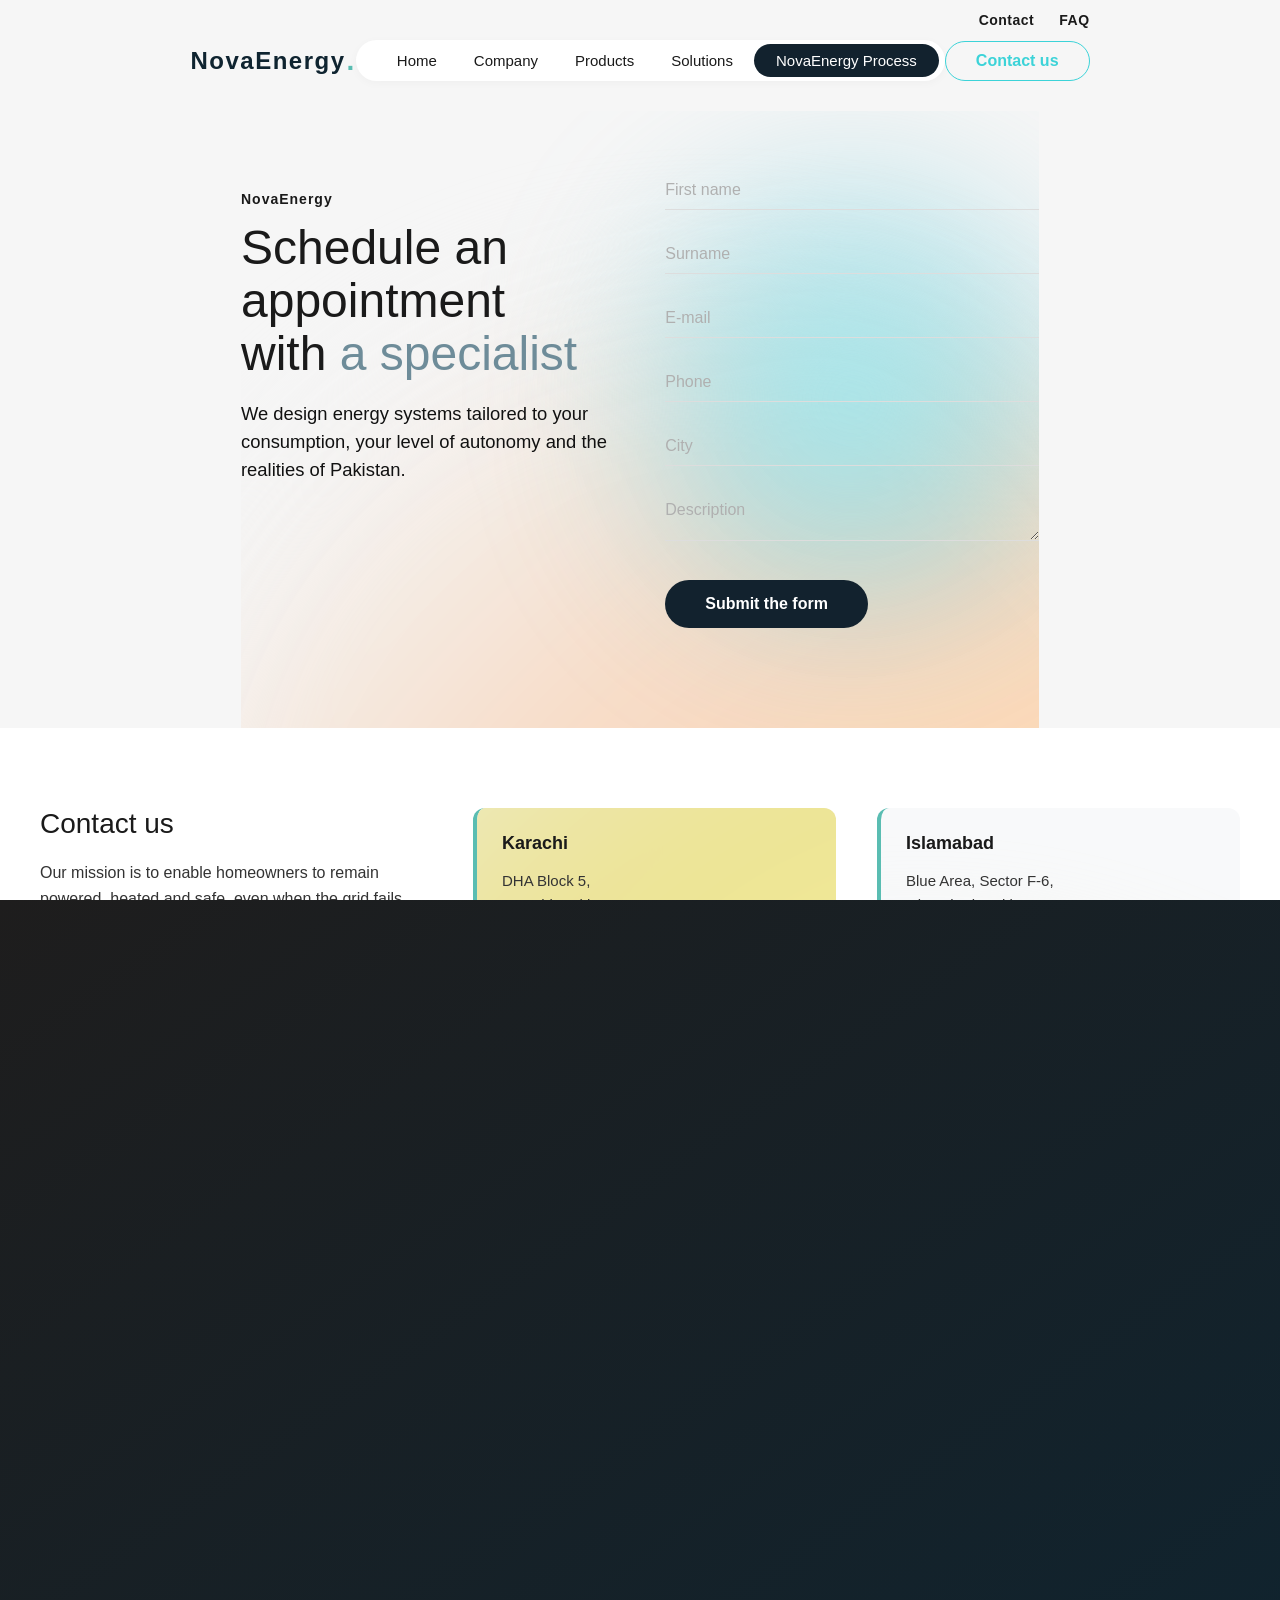
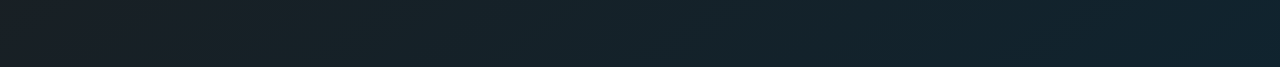
<file: contact.html>
<!DOCTYPE html>
<html lang="en">
<head>
    <meta charset="UTF-8">
    <meta name="viewport" content="width=device-width, initial-scale=1.0">
    <title>NovaEnergy | Contact</title>

    <style>
        /* =========================================================
           HOME PAGE EXACT LAYOUT — APPLIED TO CONTACT PAGE
           ========================================================= */

        * {
            margin: 0;
            padding: 0;
            box-sizing: border-box;
            font-family: -apple-system, BlinkMacSystemFont, "Segoe UI", Roboto, Helvetica, Arial, sans-serif;
        }

        body {
            background-color: #f6f6f6;
            color: #1a1a1a;
            display: flex;
            flex-direction: column;
            min-height: 100vh;
            opacity: 1;
            transition: opacity 0.3s ease;
        }

        a {
            text-decoration: none;
            color: inherit;
        }

        .container {
            max-width: 1300px;
            margin: 0 auto;
            padding: 0 40px;
        }

        /* ===== TOP UTILITY BAR (Right aligned) ===== */
        .top-util-bar {
            display: flex;
            justify-content: flex-end;
            align-items: center;
            gap: 25px;
            padding: 12px 0 0 0;
            font-weight: 600;
            font-size: 14px;
            color: #1a1a1a;
            letter-spacing: 0.5px;
        }

        .top-util-bar a:hover {
            color: #5ABDB2;
        }

        /* ===== NAVBAR ===== */
        nav {
            display: flex;
            justify-content: space-between;
            align-items: center;
            padding: 12px 0 30px 0;
        }

        /* ===== LOGO ===== */
        .brand-logo-text {
            font-size: 24px;
            font-weight: 700;
            color: #0f2430;
            letter-spacing: 1.5px;
            text-decoration: none;
            font-family: Arial, Helvetica, sans-serif;
            display: flex;
            align-items: center;
            transition: color 0.3s ease;
        }

        .brand-logo-text:hover {
            color: #1a3a4a;
        }

        .brand-logo-text .logo-dot {
            color: #5ABDB2;
            font-size: 28px;
            margin-left: 1px;
        }

        @media (max-width: 479px) {
            .brand-logo-text {
                font-size: 18px;
                letter-spacing: 1px;
            }
            .brand-logo-text .logo-dot {
                font-size: 20px;
            }
        }

        /* ===== NAVIGATION PILL (White rounded container) ===== */
        .nav-pill {
            display: flex;
            align-items: center;
            gap: 5px;
            background-color: #ffffff;
            padding: 4px 6px 4px 25px;
            border-radius: 50px;
            box-shadow: 0 2px 10px rgba(0,0,0,0.03);
        }

        .nav-pill a {
            font-weight: 500;
            color: #1a1a1a;
            font-size: 15px;
            padding: 8px 16px;
            border-radius: 30px;
            transition: color 0.2s;
        }

        .nav-pill a:hover {
            color: #5ABDB2;
        }

        .nav-pill a.active {
            color: #5ABDB2;
            font-weight: 600;
        }

        /* Dark button inside pill */
        .btn-dark-pill {
            background-color: #12222e;
            color: #ffffff !important;
            padding: 8px 22px !important;
            border-radius: 30px;
            font-weight: 600;
            transition: 0.2s;
        }

        .btn-dark-pill:hover {
            background-color: #1c3546;
            color: #ffffff !important;
        }

        /* ===== RIGHT ACTION BUTTON (Cyan outlined) ===== */
        .btn-outline-pill {
            background-color: transparent;
            color: #3cd3d8;
            border: 1.5px solid #3cd3d8;
            padding: 10px 30px;
            border-radius: 30px;
            font-weight: 700;
            transition: 0.2s;
        }

        .btn-outline-pill:hover {
            background-color: #3cd3d8;
            color: #ffffff;
        }

        /* ===== PAGE TRANSITION OVERLAY ===== */
        .page-transition {
            position: fixed;
            top: 0;
            left: 0;
            width: 100%;
            height: 100%;
            background: linear-gradient(145deg, #1E1D1D, #0F2430);
            transform: translateY(100%);
            z-index: 9999;
            pointer-events: none;
            transition: transform 0.6s ease;
        }

        /* ===== SCROLL SECTION & FADE-UP ===== */
        .scroll-section {
            transform: translate3d(0,0,0);
            backface-visibility: hidden;
            will-change: transform;
        }
        .fade-up {
            opacity: 0;
            transform: translateY(60px);
        }

        /* ===== HOVER EXPAND CARD ===== */
        .div-block-58-2 {
            overflow: hidden;
            transform-origin: top center;
        }
        .div-block-58-2 .heading-11 {
            margin: 0;
        }
        .div-block-58-2 .text-block-19 {
            max-height: 0;
            opacity: 0;
            overflow: hidden;
            transition: max-height 0.5s ease, opacity 0.35s ease;
            margin-top: 0;
        }
        .div-block-58-2:hover .text-block-19 {
            max-height: 300px;
            opacity: 1;
        }

        /* ===== GRADIENT ANIMATIONS ===== */
        .gradient-bg-yellow {
            position: absolute;
            z-index: -1;
            right: -20vw;
            bottom: -30vw;
            width: 90vw;
            height: 90vw;
            border-radius: 50%;
            background: radial-gradient(circle at bottom right, rgba(255, 245, 170, 1) 0%, rgba(246, 236, 140, 0.95) 25%, rgba(232, 220, 111, 0.75) 45%, rgba(255, 255, 255, 0) 75%), #f3f3f3;
            filter: blur(70px);
            opacity: 0.95;
            pointer-events: none;
            animation: floatGlow 3s ease-in-out infinite;
        }
        @keyframes floatGlow {
            0% { transform: translate(0%, 0%) scale(1); }
            25% { transform: translate(6%, -4%) scale(1.25); }
            50% { transform: translate(10%, -8%) scale(1.5); }
            75% { transform: translate(4%, -3%) scale(1.26); }
            100% { transform: translate(0%, 0%) scale(1); }
        }

        .center-gradient {
            position: absolute;
            top: 50%;
            left: 50%;
            z-index: -1;
            transform: translate(-50%, -50%);
            width: 40vw;
            height: 40vw;
            border-radius: 50%;
            background: radial-gradient(circle at center, rgba(155, 240, 248, 0.9) 0%, rgba(140, 228, 238, 0.75) 18%, rgba(120, 214, 228, 0.5) 38%, rgba(90, 190, 210, 0.22) 58%, rgba(255,255,255,0) 78%);
            filter: blur(70px);
            opacity: 1;
            pointer-events: none;
            animation: ambientMove 2s ease-in-out infinite;
        }
        @keyframes ambientMove {
            0% { transform: translate(-50%, -50%) scale(1); }
            50% { transform: translate(-48%, -52%) scale(1.5); }
            100% { transform: translate(-50%, -50%) scale(1); }
        }

        .chain-gradient {
            position: absolute;
            z-index: -1;
            right: -20vw;
            top: 20vh;
            width: 90vw;
            height: 90vw;
            border-radius: 50%;
            background: radial-gradient(circle at bottom right, rgba(255, 252, 190, 1) 0%, rgba(255, 244, 145, 0.98) 22%, rgba(255, 232, 95, 0.82) 45%, rgba(255, 215, 60, 0.45) 62%, rgba(255, 255, 255, 0) 80%), #f3f3f3;
            filter: blur(70px);
            opacity: 0.95;
            pointer-events: none;
            animation: chainFloatGlow 3s ease-in-out infinite;
            transition: background 1.2s ease;
        }
        .chain-gradient.noon {
            background: radial-gradient(circle at bottom right, rgba(255, 238, 214, 1) 0%, rgba(255, 222, 186, 0.92) 24%, rgba(255, 204, 156, 0.74) 44%, rgba(255, 182, 126, 0.4) 62%, rgba(255, 255, 255, 0) 84%), #f3f3f3;
        }
        @keyframes chainFloatGlow {
            0% { transform: translate(0%, 0%) scale(1); }
            25% { transform: translate(6%, -4%) scale(1.25); }
            50% { transform: translate(10%, -8%) scale(1.5); }
            75% { transform: translate(4%, -3%) scale(1.26); }
            100% { transform: translate(0%, 0%) scale(1); }
        }

        /* =========================================================
           CONTACT PAGE CONTENT STYLES
           ========================================================= */

        .hero {
            display: flex;
            justify-content: space-between;
            align-items: flex-start;
            padding: 60px 0 100px 0;
            gap: 50px;
            position: relative;
            overflow: hidden;
        }

        .hero-text {
            flex: 1;
            max-width: 550px;
            padding-top: 20px;
        }

        .hero-text .sub-logo {
            font-weight: 700;
            font-size: 14px;
            letter-spacing: 1px;
            margin-bottom: 15px;
            display: block;
        }

        .hero-text h1 {
            font-size: 3rem;
            line-height: 1.1;
            font-weight: 400;
            margin-bottom: 20px;
        }
        .hero-text h1 span {
            color: #6e8c99;
        }

        .hero-text p {
            font-size: 1.15rem;
            line-height: 1.5;
            color: #111;
            margin-bottom: 30px;
            max-width: 450px;
        }

        /* Form Styles */
        .hero-form {
            flex: 1;
            max-width: 450px;
            position: relative;
        }

        .form-group {
            margin-bottom: 25px;
        }

        .form-group input,
        .form-group textarea {
            width: 100%;
            padding: 10px 0;
            border: none;
            border-bottom: 1px solid #ddd;
            background: transparent;
            font-size: 16px;
            color: #555;
            outline: none;
            transition: border-color 0.3s;
        }

        .form-group input::placeholder,
        .form-group textarea::placeholder {
            color: #b0b0b0;
        }

        .form-group input:focus,
        .form-group textarea:focus {
            border-bottom-color: #3cd3d8;
        }

        .form-group textarea {
            resize: vertical;
            min-height: 50px;
        }

        .submit-btn {
            background-color: #12222e;
            color: #fff;
            border: none;
            padding: 15px 40px;
            border-radius: 30px;
            font-size: 16px;
            font-weight: 600;
            cursor: pointer;
            margin-top: 10px;
            transition: background 0.3s;
            position: relative;
        }

        .submit-btn:hover {
            opacity: 0.9;
        }

        /* Contact Info Section */
        .contact-info-section {
            background-color: #fff;
            padding: 80px 0;
        }

        .info-grid {
            display: flex;
            flex-wrap: wrap;
            gap: 50px;
            align-items: flex-start;
        }

        .info-col-left {
            flex: 1;
            min-width: 300px;
        }
        
        .info-col-left h2 {
            font-size: 28px;
            margin-bottom: 20px;
            font-weight: 500;
        }

        .info-col-left p {
            font-size: 16px;
            line-height: 1.6;
            color: #333;
        }

        .info-col-right {
            flex: 2;
            display: flex;
            flex-wrap: wrap;
            gap: 40px;
        }

        .info-card {
            flex: 1;
            min-width: 250px;
            position: relative;
            overflow: hidden;
            padding: 25px;
            background: #f8f9fa;
            border-radius: 12px;
            border-left: 4px solid #5ABDB2;
            transition: transform 0.3s ease, box-shadow 0.3s ease;
        }
        .info-card:hover {
            transform: translateY(-4px);
            box-shadow: 0 8px 25px rgba(0,0,0,0.06);
        }

        .info-card h3 {
            font-size: 18px;
            margin-bottom: 15px;
            font-weight: 600;
        }

        .info-card p {
            font-size: 15px;
            color: #333;
            line-height: 1.6;
            margin-bottom: 5px;
        }

        .info-card a {
            color: #12222e;
            font-weight: 500;
        }

        .info-card .btn-dark-pill {
            display: inline-block;
            margin-top: 15px;
            font-size: 14px;
            padding: 10px 25px;
        }

        /* Footer */
        footer {
            background-color: #f6f6f6;
            padding: 70px 0 40px 0;
            border-top: 1px solid #eaeaea;
            margin-top: auto;
        }

        .footer-grid {
            display: grid;
            grid-template-columns: 2fr 1fr 1fr 1fr 1fr;
            gap: 40px;
            margin-bottom: 60px;
        }

        .footer-col h4 {
            font-size: 14px;
            font-weight: 700;
            margin-bottom: 20px;
            color: #111;
        }

        .footer-col ul {
            list-style: none;
        }

        .footer-col ul li {
            margin-bottom: 12px;
        }

        .footer-col ul li a {
            font-size: 14px;
            color: #333;
            transition: color 0.2s;
        }

        .footer-col ul li a:hover {
            color: #000;
        }

        .footer-col h3 {
            font-size: 22px;
            font-weight: 400;
            margin-bottom: 20px;
            line-height: 1.3;
        }

        .footer-col .btn-dark-pill {
            display: inline-block;
            margin-top: 10px;
        }

        .footer-bottom {
            display: flex;
            justify-content: space-between;
            align-items: center;
            border-top: 1px solid #ddd;
            padding-top: 30px;
            font-size: 13px;
            color: #444;
            flex-wrap: wrap;
            gap: 20px;
        }

        .footer-bottom-links {
            display: flex;
            gap: 20px;
        }

        /* Responsive */
        @media (max-width: 1024px) {
            .hero {
                flex-direction: column;
                align-items: center;
            }
            .hero-text {
                text-align: left;
                max-width: 100%;
                padding: 0;
            }
            .hero-text h1 {
                font-size: 2.5rem;
            }
            .hero-form {
                max-width: 100%;
                width: 100%;
                padding-top: 20px;
                border-top: 1px solid #ddd;
            }
            .nav-pill { flex-wrap: wrap; justify-content: center; padding: 15px; }
            .top-util-bar { display: none; }
        }

        @media (max-width: 768px) {
            .footer-grid {
                grid-template-columns: 1fr 1fr;
            }
            .info-grid {
                flex-direction: column;
            }
            .container {
                padding: 0 20px;
            }
            .hero-text h1 {
                font-size: 2rem;
            }
            nav { flex-direction: column; gap: 20px; }
            .nav-pill { width: 100%; }
        }
    </style>
</head>
<body>

    <!-- Page Transition Overlay -->
    <div class="page-transition"></div>

    <!-- ===== TOP UTILITY BAR (Right aligned) ===== -->
    <div class="container">
        <div class="top-util-bar">
            <a href="contact.html">Contact</a>
            <a href="faq.html">FAQ</a>
        </div>

        <!-- ===== NAVBAR ===== -->
        <nav>
            <!-- LOGO -->
            <a href="index.html" class="brand-logo-text">
                NovaEnergy<span class="logo-dot">.</span>
            </a>

            <!-- NAVIGATION PILL -->
            <div class="nav-pill">
                <a href="index.html">Home</a>
                <a href="entreprise.html">Company</a>
                <a href="produitsclimanova.html">Products</a>
                <a href="services.html">Solutions</a>
                <a href="processus.html" class="btn-dark-pill">NovaEnergy Process</a>
            </div>

            <!-- RIGHT BUTTON -->
            <a href="contact.html" class="btn-outline-pill">Contact us</a>
        </nav>
    </div>

    <!-- Hero / Form Section -->
    <div class="container hero scroll-section fade-up">
        <div class="chain-gradient noon"></div>
        <div class="hero-text">
            <span class="sub-logo">NovaEnergy</span>
            <h1>Schedule an appointment<br>with <span>a specialist</span></h1>
            <p>We design energy systems tailored to your consumption, your level of autonomy and the realities of Pakistan.</p>
        </div>

        <div class="hero-form">
            <div class="center-gradient"></div>
            <form>
                <div class="form-group">
                    <input type="text" placeholder="First name">
                </div>
                <div class="form-group">
                    <input type="text" placeholder="Surname">
                </div>
                <div class="form-group">
                    <input type="email" placeholder="E-mail">
                </div>
                <div class="form-group">
                    <input type="tel" placeholder="Phone">
                </div>
                <div class="form-group">
                    <input type="text" placeholder="City">
                </div>
                <div class="form-group">
                    <textarea rows="1" placeholder="Description"></textarea>
                </div>
                <button type="submit" class="submit-btn">Submit the form</button>
            </form>
        </div>
    </div>

    <!-- Contact Info & Mission Section -->
    <section class="contact-info-section">
        <div class="container info-grid">
            <div class="info-col-left scroll-section fade-up">
                <h2>Contact us</h2>
                <p>Our mission is to enable homeowners to remain powered, heated and safe, even when the grid fails.</p>
            </div>
            <div class="info-col-right">
                <div class="info-card scroll-section fade-up">
                    <div class="gradient-bg-yellow"></div>
                    <h3>Karachi</h3>
                    <p>DHA Block 5,<br>Karachi, Pakistan</p>
                    <p><a href="tel:+92515551234">(051) 555-1234</a></p>
                    <p><a href="mailto:support@novaenergy.com">support@novaenergy.com</a></p>
                </div>
                <div class="info-card scroll-section fade-up">
                    <div class="chain-gradient"></div>
                    <h3>Islamabad</h3>
                    <p>Blue Area, Sector F-6,<br>Islamabad, Pakistan</p>
                    <p><a href="tel:+92515551234">(051) 555-1234</a></p>
                    <p><a href="mailto:support@novaenergy.com">support@novaenergy.com</a></p>
                    <a href="contact.html" class="btn-dark-pill" style="margin-top: 15px; font-size: 14px; padding: 10px 25px;">Make an appointment</a>
                </div>
            </div>
        </div>
    </section>

    <!-- Footer -->
    <footer>
        <div class="container">
            <div class="footer-grid">
                <div class="footer-col">
                    <h3>Smart energy solutions<br>designed for Pakistan.</h3>
                    <a href="contact.html" class="btn-dark-pill">Make an appointment</a>
                </div>
                <div class="footer-col">
                    <h4>Company</h4>
                    <ul>
                        <li><a href="entreprise.html">The company</a></li>
                        <li><a href="entreprise.html#mission">Assignment</a></li>
                        <li><a href="entreprise.html#values">Values</a></li>
                        <li><a href="entreprise.html#equipe">The team</a></li>
                        <li><a href="entreprise.html#pourquoi">Why NovaEnergy?</a></li>
                        <li><a href="entreprise.html#representant">Becoming a representative</a></li>
                    </ul>
                </div>
                <div class="footer-col">
                    <h4>Products</h4>
                    <ul>
                        <li><a href="produitsclimanova.html#batteries">Residential batteries</a></li>
                        <li><a href="produitsclimanova.html#solaires">Solar panels</a></li>
                        <li><a href="produitsclimanova.html#thermo-pompes">High-efficiency heat pumps</a></li>
                    </ul>
                    <br>
                    <h4>Resources</h4>
                    <ul>
                        <li><a href="financement.html">Free energy assessment</a></li>
                        <li><a href="financement.html">Subsidies and funding</a></li>
                        <li><a href="faq.html">Frequently Asked Questions</a></li>
                        <li><a href="#">Blog / Energy Tips</a></li>
                    </ul>
                </div>
                <div class="footer-col">
                    <h4>Solutions</h4>
                    <ul>
                        <li><a href="services.html">Integrated energy systems</a></li>
                        <li><a href="services.html">Off-grid solutions</a></li>
                    </ul>
                </div>
            </div>

            <!-- Footer Bottom -->
            <div class="footer-bottom">
                <p>Saifi.works</p>
                <div class="footer-bottom-links">
                <p>&copy; 2026 NovaEnergy. All rights reserved.</p>
            </div>
        </div>
    </footer>

    <script>
        // Fade-up on scroll (Intersection Observer)
        document.addEventListener('DOMContentLoaded', function() {
            const fadeElements = document.querySelectorAll('.fade-up');
            const observer = new IntersectionObserver((entries) => {
                entries.forEach(entry => {
                    if (entry.isIntersecting) {
                        entry.target.style.transition = 'opacity 0.8s ease, transform 0.8s ease';
                        entry.target.style.opacity = '1';
                        entry.target.style.transform = 'translateY(0)';
                    }
                });
            }, { threshold: 0.1 });

            fadeElements.forEach(el => observer.observe(el));
        });
    </script>

</body>
</html>
</file>
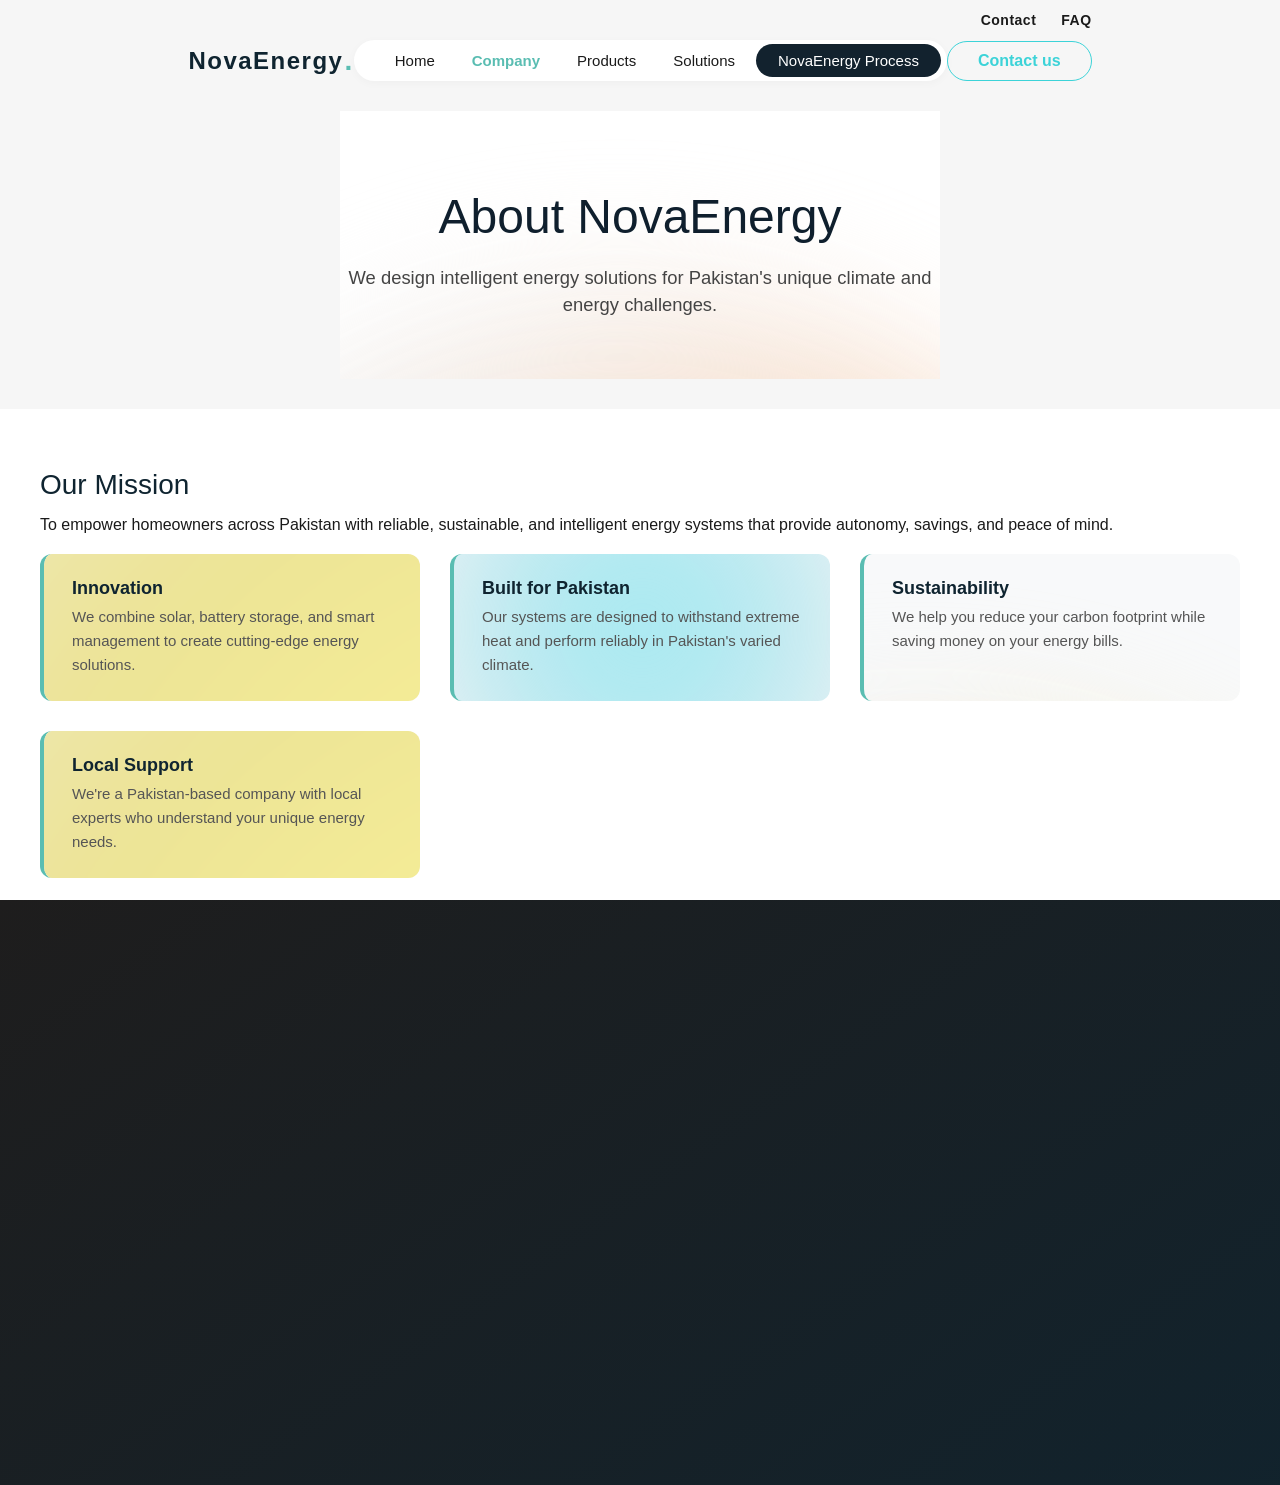
<file: entreprise.html>
<!DOCTYPE html>
<html lang="en">
<head>
    <meta charset="UTF-8">
    <meta name="viewport" content="width=device-width, initial-scale=1.0">
    <title>NovaEnergy | Company</title>
    <link href="https://cdn.prod.website-files.com/69cc241418c643d2554ba160/css/climanova.webflow.shared.d116de00d.css" rel="stylesheet">

    <style>
        /* =========================================================
           HOME PAGE EXACT LAYOUT — APPLIED TO COMPANY PAGE
           ========================================================= */

        * {
            margin: 0;
            padding: 0;
            box-sizing: border-box;
            font-family: -apple-system, BlinkMacSystemFont, "Segoe UI", Roboto, Helvetica, Arial, sans-serif;
        }

        body {
            background-color: #f6f6f6;
            color: #1a1a1a;
            display: flex;
            flex-direction: column;
            min-height: 100vh;
            opacity: 1;
            transition: opacity 0.3s ease;
        }

        a {
            text-decoration: none;
            color: inherit;
        }

        .container {
            max-width: 1300px;
            margin: 0 auto;
            padding: 0 40px;
        }

        /* ===== TOP UTILITY BAR (Right aligned) ===== */
        .top-util-bar {
            display: flex;
            justify-content: flex-end;
            align-items: center;
            gap: 25px;
            padding: 12px 0 0 0;
            font-weight: 600;
            font-size: 14px;
            color: #1a1a1a;
            letter-spacing: 0.5px;
        }

        .top-util-bar a:hover {
            color: #5ABDB2;
        }

        /* ===== NAVBAR ===== */
        nav {
            display: flex;
            justify-content: space-between;
            align-items: center;
            padding: 12px 0 30px 0;
        }

        /* ===== LOGO ===== */
        .brand-logo-text {
            font-size: 24px;
            font-weight: 700;
            color: #0f2430;
            letter-spacing: 1.5px;
            text-decoration: none;
            font-family: Arial, Helvetica, sans-serif;
            display: flex;
            align-items: center;
            transition: color 0.3s ease;
        }

        .brand-logo-text:hover {
            color: #1a3a4a;
        }

        .brand-logo-text .logo-dot {
            color: #5ABDB2;
            font-size: 28px;
            margin-left: 1px;
        }

        @media (max-width: 479px) {
            .brand-logo-text {
                font-size: 18px;
                letter-spacing: 1px;
            }
            .brand-logo-text .logo-dot {
                font-size: 20px;
            }
        }

        /* ===== NAVIGATION PILL (White rounded container) ===== */
        .nav-pill {
            display: flex;
            align-items: center;
            gap: 5px;
            background-color: #ffffff;
            padding: 4px 6px 4px 25px;
            border-radius: 50px;
            box-shadow: 0 2px 10px rgba(0,0,0,0.03);
        }

        .nav-pill a {
            font-weight: 500;
            color: #1a1a1a;
            font-size: 15px;
            padding: 8px 16px;
            border-radius: 30px;
            transition: color 0.2s;
        }

        .nav-pill a:hover {
            color: #5ABDB2;
        }

        .nav-pill a.active {
            color: #5ABDB2;
            font-weight: 600;
        }

        /* Dark button inside pill */
        .btn-dark-pill {
            background-color: #12222e;
            color: #ffffff !important;
            padding: 8px 22px !important;
            border-radius: 30px;
            font-weight: 600;
            transition: 0.2s;
        }

        .btn-dark-pill:hover {
            background-color: #1c3546;
            color: #ffffff !important;
        }

        /* ===== RIGHT ACTION BUTTON (Cyan outlined) ===== */
        .btn-outline-pill {
            background-color: transparent;
            color: #3cd3d8;
            border: 1.5px solid #3cd3d8;
            padding: 10px 30px;
            border-radius: 30px;
            font-weight: 700;
            transition: 0.2s;
        }

        .btn-outline-pill:hover {
            background-color: #3cd3d8;
            color: #ffffff;
        }

        /* ===== PAGE TRANSITION OVERLAY ===== */
        .page-transition {
            position: fixed;
            top: 0;
            left: 0;
            width: 100%;
            height: 100%;
            background: linear-gradient(145deg, #1E1D1D, #0F2430);
            transform: translateY(100%);
            z-index: 9999;
            pointer-events: none;
            transition: transform 0.6s ease;
        }

        /* ===== SCROLL SECTION & FADE-UP ===== */
        .scroll-section {
            transform: translate3d(0,0,0);
            backface-visibility: hidden;
            will-change: transform;
        }
        .fade-up {
            opacity: 0;
            transform: translateY(60px);
        }

        /* ===== HOVER EXPAND CARD ===== */
        .div-block-58-2 {
            overflow: hidden;
            transform-origin: top center;
        }
        .div-block-58-2 .heading-11 {
            margin: 0;
        }
        .div-block-58-2 .text-block-19 {
            max-height: 0;
            opacity: 0;
            overflow: hidden;
            transition: max-height 0.5s ease, opacity 0.35s ease;
            margin-top: 0;
        }
        .div-block-58-2:hover .text-block-19 {
            max-height: 300px;
            opacity: 1;
        }

        /* ===== GRADIENT ANIMATIONS ===== */
        .gradient-bg-yellow {
            position: absolute;
            z-index: -1;
            right: -20vw;
            bottom: -30vw;
            width: 90vw;
            height: 90vw;
            border-radius: 50%;
            background: radial-gradient(circle at bottom right, rgba(255, 245, 170, 1) 0%, rgba(246, 236, 140, 0.95) 25%, rgba(232, 220, 111, 0.75) 45%, rgba(255, 255, 255, 0) 75%), #f3f3f3;
            filter: blur(70px);
            opacity: 0.95;
            pointer-events: none;
            animation: floatGlow 3s ease-in-out infinite;
        }
        @keyframes floatGlow {
            0% { transform: translate(0%, 0%) scale(1); }
            25% { transform: translate(6%, -4%) scale(1.25); }
            50% { transform: translate(10%, -8%) scale(1.5); }
            75% { transform: translate(4%, -3%) scale(1.26); }
            100% { transform: translate(0%, 0%) scale(1); }
        }

        .center-gradient {
            position: absolute;
            top: 50%;
            left: 50%;
            z-index: -1;
            transform: translate(-50%, -50%);
            width: 40vw;
            height: 40vw;
            border-radius: 50%;
            background: radial-gradient(circle at center, rgba(155, 240, 248, 0.9) 0%, rgba(140, 228, 238, 0.75) 18%, rgba(120, 214, 228, 0.5) 38%, rgba(90, 190, 210, 0.22) 58%, rgba(255,255,255,0) 78%);
            filter: blur(70px);
            opacity: 1;
            pointer-events: none;
            animation: ambientMove 2s ease-in-out infinite;
        }
        @keyframes ambientMove {
            0% { transform: translate(-50%, -50%) scale(1); }
            50% { transform: translate(-48%, -52%) scale(1.5); }
            100% { transform: translate(-50%, -50%) scale(1); }
        }

        .chain-gradient {
            position: absolute;
            z-index: -1;
            right: -20vw;
            top: 20vh;
            width: 90vw;
            height: 90vw;
            border-radius: 50%;
            background: radial-gradient(circle at bottom right, rgba(255, 252, 190, 1) 0%, rgba(255, 244, 145, 0.98) 22%, rgba(255, 232, 95, 0.82) 45%, rgba(255, 215, 60, 0.45) 62%, rgba(255, 255, 255, 0) 80%), #f3f3f3;
            filter: blur(70px);
            opacity: 0.95;
            pointer-events: none;
            animation: chainFloatGlow 3s ease-in-out infinite;
            transition: background 1.2s ease;
        }
        .chain-gradient.noon {
            background: radial-gradient(circle at bottom right, rgba(255, 238, 214, 1) 0%, rgba(255, 222, 186, 0.92) 24%, rgba(255, 204, 156, 0.74) 44%, rgba(255, 182, 126, 0.4) 62%, rgba(255, 255, 255, 0) 84%), #f3f3f3;
        }
        @keyframes chainFloatGlow {
            0% { transform: translate(0%, 0%) scale(1); }
            25% { transform: translate(6%, -4%) scale(1.25); }
            50% { transform: translate(10%, -8%) scale(1.5); }
            75% { transform: translate(4%, -3%) scale(1.26); }
            100% { transform: translate(0%, 0%) scale(1); }
        }

        /* =========================================================
           COMPANY PAGE CONTENT STYLES
           ========================================================= */

        .company-hero {
            background-color: #fff;
            padding: 80px 0 60px 0;
            text-align: center;
            margin-top: 0;
            position: relative;
            overflow: hidden;
        }
        .company-hero h1 {
            font-size: 3rem;
            line-height: 1.1;
            font-weight: 400;
            margin-bottom: 20px;
            color: #0f1f2d;
        }
        .company-hero p {
            font-size: 1.15rem;
            line-height: 1.5;
            color: #444;
            max-width: 600px;
            margin: 0 auto;
        }

        .company-section {
            background-color: #fff;
            padding: 60px 0;
            margin-top: 30px;
        }
        .company-section h2 {
            font-size: 28px;
            color: #0f2430;
            margin-bottom: 15px;
            font-weight: 500;
        }
        .company-section > p {
            font-size: 16px;
            line-height: 1.6;
            color: #333;
            max-width: 700px;
            margin-bottom: 30px;
        }

        .company-grid {
            display: grid;
            grid-template-columns: repeat(auto-fit, minmax(280px, 1fr));
            gap: 30px;
            margin-top: 20px;
        }

        .company-card {
            background: #f8f9fa;
            padding: 24px 28px;
            border-radius: 12px;
            border-left: 4px solid #5ABDB2;
            transition: transform 0.3s ease, box-shadow 0.3s ease;
            position: relative;
            overflow: hidden;
        }
        .company-card:hover {
            transform: translateY(-4px);
            box-shadow: 0 8px 25px rgba(0,0,0,0.06);
        }
        .company-card h3 {
            color: #0f2430;
            font-size: 18px;
            margin-bottom: 6px;
            font-weight: 600;
        }
        .company-card p {
            font-size: 15px;
            color: #555;
            line-height: 1.6;
        }
        .company-card .icon {
            font-size: 28px;
            margin-bottom: 10px;
            display: block;
        }

        /* Footer */
        footer {
            background-color: #f6f6f6;
            padding: 50px 0 30px 0;
            border-top: 1px solid #eaeaea;
            margin-top: auto;
        }

        .footer-grid {
            display: grid;
            grid-template-columns: 2fr 1fr 1fr 1fr 1fr;
            gap: 40px;
            margin-bottom: 40px;
        }

        .footer-col h4 {
            font-size: 14px;
            font-weight: 700;
            margin-bottom: 20px;
            color: #111;
        }

        .footer-col ul {
            list-style: none;
        }

        .footer-col ul li {
            margin-bottom: 12px;
        }

        .footer-col ul li a {
            font-size: 14px;
            color: #333;
            transition: color 0.2s;
        }

        .footer-col ul li a:hover {
            color: #000;
        }

        .footer-col h3 {
            font-size: 22px;
            font-weight: 400;
            margin-bottom: 20px;
            line-height: 1.3;
            color: #111;
        }

        .footer-bottom {
            display: flex;
            justify-content: space-between;
            align-items: center;
            border-top: 1px solid #ddd;
            padding-top: 30px;
            font-size: 13px;
            color: #444;
            flex-wrap: wrap;
            gap: 20px;
        }

        .footer-bottom-links {
            display: flex;
            gap: 20px;
        }

        /* Responsive */
        @media (max-width: 1024px) {
            .company-hero h1 { font-size: 2.5rem; }
            .nav-pill { flex-wrap: wrap; justify-content: center; padding: 15px; }
            .top-util-bar { display: none; }
        }

        @media (max-width: 768px) {
            .footer-grid { grid-template-columns: 1fr 1fr; }
            .container { padding: 0 20px; }
            .company-hero h1 { font-size: 2rem; }
            nav { flex-direction: column; gap: 20px; }
            .nav-pill { width: 100%; }
        }
    </style>
</head>
<body>

    <!-- Page Transition Overlay -->
    <div class="page-transition"></div>

    <!-- ===== TOP UTILITY BAR (Right aligned) ===== -->
    <div class="container">
        <div class="top-util-bar">
            <a href="contact.html">Contact</a>
            <a href="faq.html">FAQ</a>
        </div>

        <!-- ===== NAVBAR ===== -->
        <nav>
            <!-- LOGO -->
            <a href="index.html" class="brand-logo-text">
                NovaEnergy<span class="logo-dot">.</span>
            </a>

            <!-- NAVIGATION PILL -->
            <div class="nav-pill">
                <a href="index.html">Home</a>
                <a href="entreprise.html" class="active">Company</a>
                <a href="produitsclimanova.html">Products</a>
                <a href="services.html">Solutions</a>
                <a href="processus.html" class="btn-dark-pill">NovaEnergy Process</a>
            </div>

            <!-- RIGHT BUTTON -->
            <a href="contact.html" class="btn-outline-pill">Contact us</a>
        </nav>
    </div>

    <!-- Company Hero Section -->
    <div class="container company-hero scroll-section fade-up">
        <div class="chain-gradient noon"></div>
        <h1>About NovaEnergy</h1>
        <p>We design intelligent energy solutions for Pakistan's unique climate and energy challenges.</p>
    </div>

    <!-- Company Content Section -->
    <section class="company-section">
        <div class="container">
            <h2>Our Mission</h2>
            <p>To empower homeowners across Pakistan with reliable, sustainable, and intelligent energy systems that provide autonomy, savings, and peace of mind.</p>

            <div class="company-grid">
                <div class="company-card scroll-section fade-up">
                    <div class="gradient-bg-yellow"></div>
                    <h3>Innovation</h3>
                    <p>We combine solar, battery storage, and smart management to create cutting-edge energy solutions.</p>
                </div>
                <div class="company-card scroll-section fade-up">
                    <div class="center-gradient"></div>
                    <h3>Built for Pakistan</h3>
                    <p>Our systems are designed to withstand extreme heat and perform reliably in Pakistan's varied climate.</p>
                </div>
                <div class="company-card scroll-section fade-up">
                    <div class="chain-gradient"></div>
                    <h3>Sustainability</h3>
                    <p>We help you reduce your carbon footprint while saving money on your energy bills.</p>
                </div>
                <div class="company-card scroll-section fade-up">
                    <div class="gradient-bg-yellow"></div>
                    <h3>Local Support</h3>
                    <p>We're a Pakistan-based company with local experts who understand your unique energy needs.</p>
                </div>
            </div>

            <h2 style="margin-top:60px;">Our Values</h2>
            <div class="company-grid">
                <div class="company-card scroll-section fade-up">
                    <div class="center-gradient"></div>
                    <h3>🔹 Transparency</h3>
                    <p>Clear pricing, honest advice, and no hidden fees.</p>
                </div>
                <div class="company-card scroll-section fade-up">
                    <div class="chain-gradient"></div>
                    <h3>🔹 Quality</h3>
                    <p>We use only top-tier equipment and certified installation.</p>
                </div>
                <div class="company-card scroll-section fade-up">
                    <div class="gradient-bg-yellow"></div>
                    <h3>🔹 Customer First</h3>
                    <p>Your satisfaction is our priority. We're here to help you every step of the way.</p>
                </div>
            </div>
        </div>
    </section>

    <!-- Footer -->
    <footer>
        <div class="container">
            <div class="footer-grid">
                <div class="footer-col">
                    <h3>Smart energy solutions<br>designed for Pakistan.</h3>
                </div>
                <div class="footer-col">
                    <h4>Company</h4>
                    <ul>
                        <li><a href="entreprise.html">The company</a></li>
                        <li><a href="entreprise.html#mission">Assignment</a></li>
                        <li><a href="entreprise.html#values">Values</a></li>
                    </ul>
                </div>
                <div class="footer-col">
                    <h4>Products</h4>
                    <ul>
                        <li><a href="produitsclimanova.html#batteries">Residential batteries</a></li>
                        <li><a href="produitsclimanova.html#solaires">Solar panels</a></li>
                        <li><a href="produitsclimanova.html#thermo-pompes">High-efficiency heat pumps</a></li>
                    </ul>
                </div>
                <div class="footer-col">
                    <h4>Resources</h4>
                    <ul>
                        <li><a href="financement.html">Grants and financing</a></li>
                        <li><a href="faq.html">Frequently Asked Questions</a></li>
                        <li><a href="contact.html">Contact us</a></li>
                    </ul>
                </div>
            </div>
            <div class="footer-bottom">
                <p>Saifi.works</p>
                <p>&copy; 2026 NovaEnergy. All rights reserved.</p>
            </div>
        </div>
    </footer>

    <script>
        // Fade-up on scroll (Intersection Observer)
        document.addEventListener('DOMContentLoaded', function() {
            const fadeElements = document.querySelectorAll('.fade-up');
            const observer = new IntersectionObserver((entries) => {
                entries.forEach(entry => {
                    if (entry.isIntersecting) {
                        entry.target.style.transition = 'opacity 0.8s ease, transform 0.8s ease';
                        entry.target.style.opacity = '1';
                        entry.target.style.transform = 'translateY(0)';
                    }
                });
            }, { threshold: 0.1 });

            fadeElements.forEach(el => observer.observe(el));
        });
    </script>

</body>
</html>
</file>
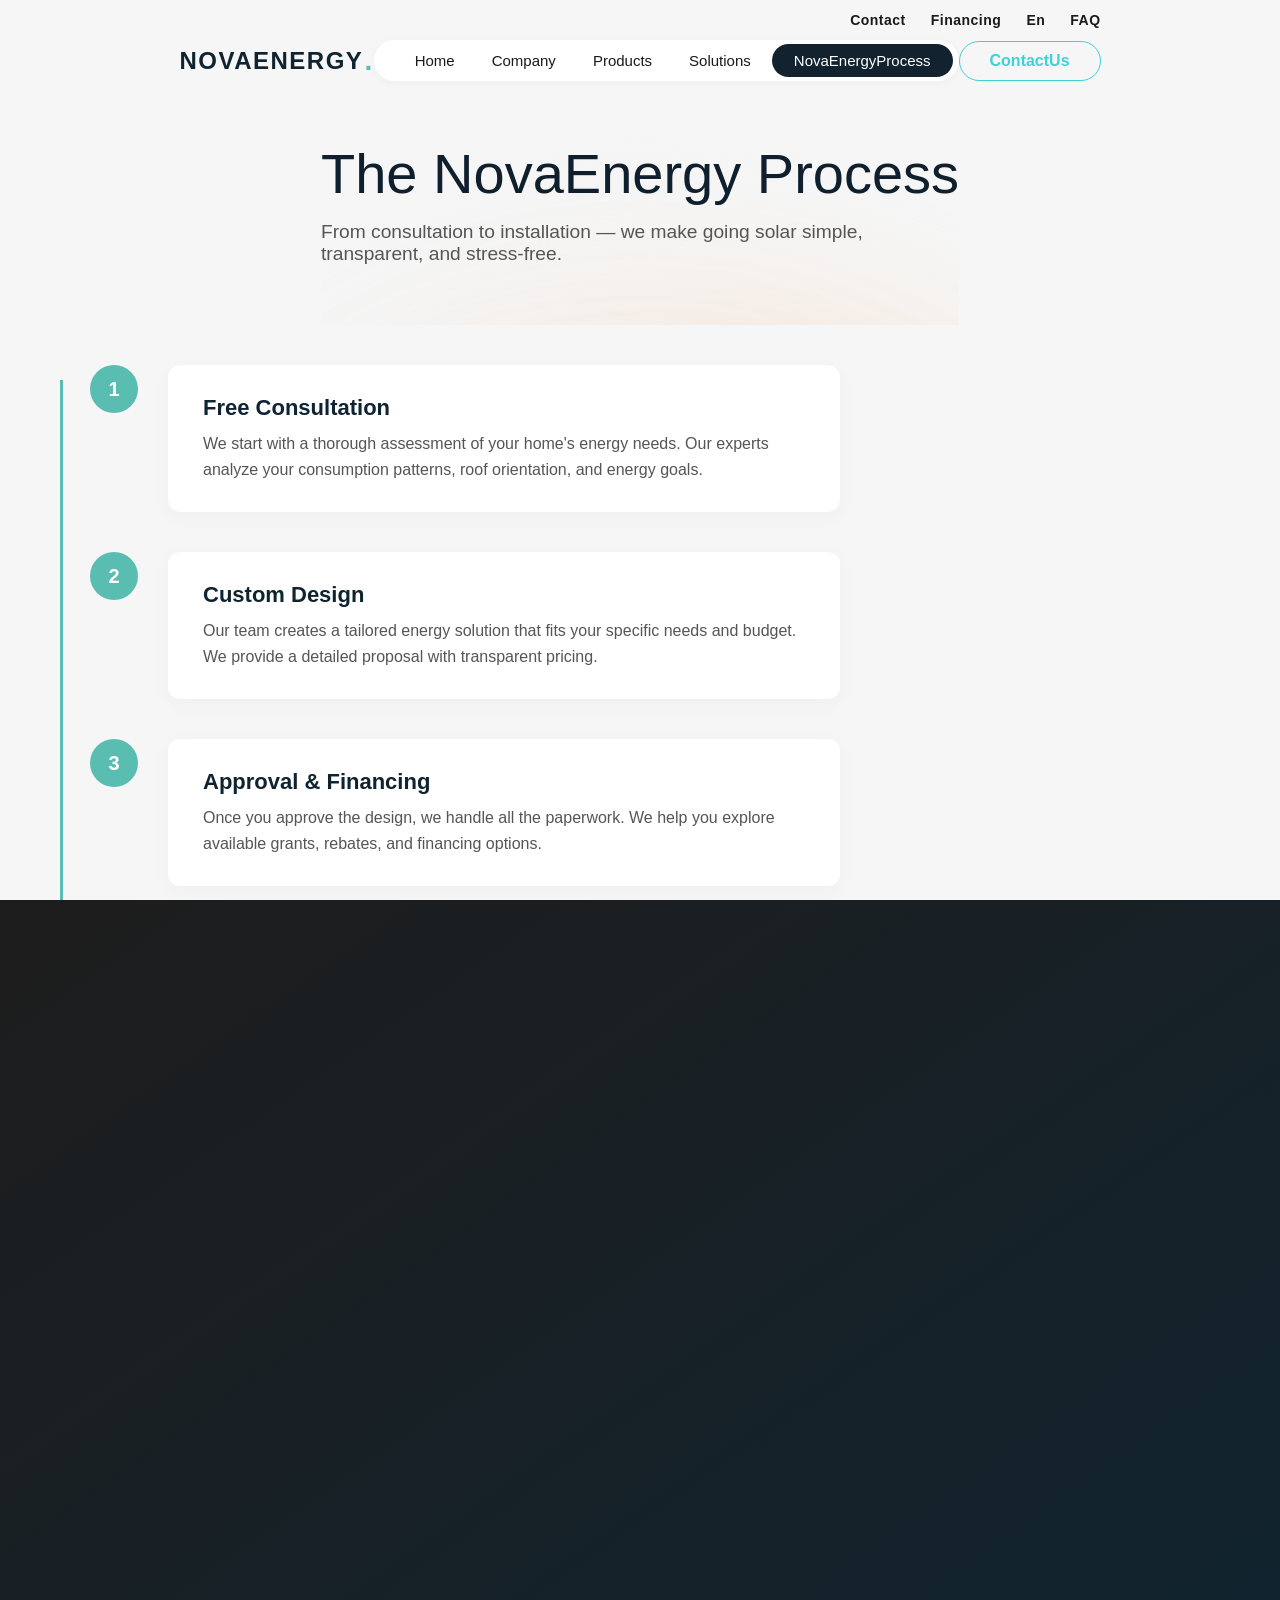
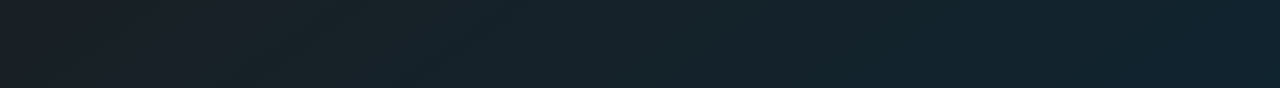
<file: processus.html>
<!DOCTYPE html>
<html lang="en">
<head>
    <meta charset="UTF-8">
    <meta name="viewport" content="width=device-width, initial-scale=1.0">
    <title>NovaEnergy | Our Process</title>
    <link href="https://cdn.prod.website-files.com/69cc241418c643d2554ba160/css/climanova.webflow.shared.d116de00d.css" rel="stylesheet">

    <style>
        /* =========================================================
           HOME PAGE EXACT LAYOUT — APPLIED TO PROCESS PAGE
           ========================================================= */

        * {
            margin: 0;
            padding: 0;
            box-sizing: border-box;
            font-family: -apple-system, BlinkMacSystemFont, "Segoe UI", Roboto, Helvetica, Arial, sans-serif;
        }

        body {
            background-color: #f6f6f6;
            color: #1a1a1a;
            display: flex;
            flex-direction: column;
            min-height: 100vh;
            opacity: 1;
            transition: opacity 0.3s ease;
        }

        a {
            text-decoration: none;
            color: inherit;
        }

        .container {
            max-width: 1400px;
            margin: 0 auto;
            padding: 0 40px;
        }

        /* ===== TOP UTILITY BAR (Right aligned) ===== */
        .top-util-bar {
            display: flex;
            justify-content: flex-end;
            align-items: center;
            gap: 25px;
            padding: 12px 0 0 0;
            font-weight: 600;
            font-size: 14px;
            color: #1a1a1a;
            letter-spacing: 0.5px;
        }

        .top-util-bar a:hover {
            color: #5ABDB2;
        }

        /* ===== NAVBAR ===== */
        nav {
            display: flex;
            justify-content: space-between;
            align-items: center;
            padding: 12px 0 30px 0;
        }

        /* ===== LOGO ===== */
        .brand-logo-text {
            font-size: 24px;
            font-weight: 700;
            color: #0f2430;
            letter-spacing: 1.5px;
            text-decoration: none;
            font-family: Arial, Helvetica, sans-serif;
            display: flex;
            align-items: center;
            transition: color 0.3s ease;
        }

        .brand-logo-text:hover {
            color: #1a3a4a;
        }

        .brand-logo-text .logo-dot {
            color: #5ABDB2;
            font-size: 28px;
            margin-left: 1px;
        }

        @media (max-width: 479px) {
            .brand-logo-text {
                font-size: 18px;
                letter-spacing: 1px;
            }
            .brand-logo-text .logo-dot {
                font-size: 20px;
            }
        }

        /* ===== NAVIGATION PILL (White rounded container) ===== */
        .nav-pill {
            display: flex;
            align-items: center;
            gap: 5px;
            background-color: #ffffff;
            padding: 4px 6px 4px 25px;
            border-radius: 50px;
            box-shadow: 0 2px 10px rgba(0,0,0,0.03);
        }

        .nav-pill a {
            font-weight: 500;
            color: #1a1a1a;
            font-size: 15px;
            padding: 8px 16px;
            border-radius: 30px;
            transition: color 0.2s;
        }

        .nav-pill a:hover {
            color: #5ABDB2;
        }

        .nav-pill a.active {
            color: #5ABDB2;
            font-weight: 600;
        }

        /* Dark button inside pill */
        .btn-dark-pill {
            background-color: #12222e;
            color: #ffffff !important;
            padding: 8px 22px !important;
            border-radius: 30px;
            font-weight: 600;
            transition: 0.2s;
        }

        .btn-dark-pill:hover {
            background-color: #1c3546;
            color: #ffffff !important;
        }

        /* ===== RIGHT ACTION BUTTON (Cyan outlined) ===== */
        .btn-outline-pill {
            background-color: transparent;
            color: #3cd3d8;
            border: 1.5px solid #3cd3d8;
            padding: 10px 30px;
            border-radius: 30px;
            font-weight: 700;
            transition: 0.2s;
        }

        .btn-outline-pill:hover {
            background-color: #3cd3d8;
            color: #ffffff;
        }

        /* ===== PAGE TRANSITION OVERLAY ===== */
        .page-transition {
            position: fixed;
            top: 0;
            left: 0;
            width: 100%;
            height: 100%;
            background: linear-gradient(145deg, #1E1D1D, #0F2430);
            transform: translateY(100%);
            z-index: 9999;
            pointer-events: none;
            transition: transform 0.6s ease;
        }

        /* ===== SCROLL SECTION & FADE-UP ===== */
        .scroll-section {
            transform: translate3d(0,0,0);
            backface-visibility: hidden;
            will-change: transform;
        }
        .fade-up {
            opacity: 0;
            transform: translateY(60px);
        }

        /* ===== HOVER EXPAND CARD ===== */
        .div-block-58-2 {
            overflow: hidden;
            transform-origin: top center;
        }
        .div-block-58-2 .heading-11 {
            margin: 0;
        }
        .div-block-58-2 .text-block-19 {
            max-height: 0;
            opacity: 0;
            overflow: hidden;
            transition: max-height 0.5s ease, opacity 0.35s ease;
            margin-top: 0;
        }
        .div-block-58-2:hover .text-block-19 {
            max-height: 300px;
            opacity: 1;
        }

        /* ===== GRADIENT ANIMATIONS ===== */
        .gradient-bg-yellow {
            position: absolute;
            z-index: -1;
            right: -20vw;
            bottom: -30vw;
            width: 90vw;
            height: 90vw;
            border-radius: 50%;
            background: radial-gradient(circle at bottom right, rgba(255, 245, 170, 1) 0%, rgba(246, 236, 140, 0.95) 25%, rgba(232, 220, 111, 0.75) 45%, rgba(255, 255, 255, 0) 75%), #f3f3f3;
            filter: blur(70px);
            opacity: 0.95;
            pointer-events: none;
            animation: floatGlow 3s ease-in-out infinite;
        }
        @keyframes floatGlow {
            0% { transform: translate(0%, 0%) scale(1); }
            25% { transform: translate(6%, -4%) scale(1.25); }
            50% { transform: translate(10%, -8%) scale(1.5); }
            75% { transform: translate(4%, -3%) scale(1.26); }
            100% { transform: translate(0%, 0%) scale(1); }
        }

        .center-gradient {
            position: absolute;
            top: 50%;
            left: 50%;
            z-index: -1;
            transform: translate(-50%, -50%);
            width: 40vw;
            height: 40vw;
            border-radius: 50%;
            background: radial-gradient(circle at center, rgba(155, 240, 248, 0.9) 0%, rgba(140, 228, 238, 0.75) 18%, rgba(120, 214, 228, 0.5) 38%, rgba(90, 190, 210, 0.22) 58%, rgba(255,255,255,0) 78%);
            filter: blur(70px);
            opacity: 1;
            pointer-events: none;
            animation: ambientMove 2s ease-in-out infinite;
        }
        @keyframes ambientMove {
            0% { transform: translate(-50%, -50%) scale(1); }
            50% { transform: translate(-48%, -52%) scale(1.5); }
            100% { transform: translate(-50%, -50%) scale(1); }
        }

        .chain-gradient {
            position: absolute;
            z-index: -1;
            right: -20vw;
            top: 20vh;
            width: 90vw;
            height: 90vw;
            border-radius: 50%;
            background: radial-gradient(circle at bottom right, rgba(255, 252, 190, 1) 0%, rgba(255, 244, 145, 0.98) 22%, rgba(255, 232, 95, 0.82) 45%, rgba(255, 215, 60, 0.45) 62%, rgba(255, 255, 255, 0) 80%), #f3f3f3;
            filter: blur(70px);
            opacity: 0.95;
            pointer-events: none;
            animation: chainFloatGlow 3s ease-in-out infinite;
            transition: background 1.2s ease;
        }
        .chain-gradient.noon {
            background: radial-gradient(circle at bottom right, rgba(255, 238, 214, 1) 0%, rgba(255, 222, 186, 0.92) 24%, rgba(255, 204, 156, 0.74) 44%, rgba(255, 182, 126, 0.4) 62%, rgba(255, 255, 255, 0) 84%), #f3f3f3;
        }
        @keyframes chainFloatGlow {
            0% { transform: translate(0%, 0%) scale(1); }
            25% { transform: translate(6%, -4%) scale(1.25); }
            50% { transform: translate(10%, -8%) scale(1.5); }
            75% { transform: translate(4%, -3%) scale(1.26); }
            100% { transform: translate(0%, 0%) scale(1); }
        }

        /* =========================================================
           PROCESS PAGE CONTENT STYLES
           ========================================================= */

        .process-hero {
            padding: 30px 0 60px 0;
            text-align: left;
            position: relative;
            overflow: hidden;
        }
        .process-hero h1 {
            font-size: 3.5rem;
            font-weight: 400;
            margin-bottom: 15px;
            color: #0f1f2d;
        }
        .process-hero p {
            font-size: 1.2rem;
            color: #555;
            max-width: 600px;
        }

        .process-section {
            padding: 40px 0 80px 0;
            background-color: #f6f6f6;
        }
        
        .process-timeline {
            display: flex;
            flex-direction: column;
            gap: 40px;
            position: relative;
            padding-left: 50px;
            max-width: 800px;
        }
        
        .process-timeline::before {
            content: "";
            position: absolute;
            left: 20px;
            top: 15px;
            bottom: 15px;
            width: 3px;
            background: #5ABDB2;
        }
        
        .process-step {
            display: flex;
            align-items: flex-start;
            gap: 30px;
            position: relative;
        }
        
        .process-step .step-number {
            background: #5ABDB2;
            color: white;
            width: 48px;
            height: 48px;
            border-radius: 50%;
            display: flex;
            align-items: center;
            justify-content: center;
            font-size: 20px;
            font-weight: 700;
            flex-shrink: 0;
            position: relative;
            z-index: 1;
        }
        
        .process-step .step-content {
            background: #ffffff;
            padding: 30px 35px;
            border-radius: 12px;
            box-shadow: 0 5px 20px rgba(0,0,0,0.03);
            flex-grow: 1;
            position: relative;
            overflow: hidden;
        }
        
        .process-step .step-content h3 {
            font-size: 22px;
            color: #0f2430;
            margin-bottom: 10px;
            font-weight: 600;
        }
        
        .process-step .step-content p {
            font-size: 16px;
            line-height: 1.6;
            color: #555;
        }

        /* Statistics */
        .process-stats {
            display: grid;
            grid-template-columns: repeat(auto-fit, minmax(180px, 1fr));
            gap: 30px;
            margin-top: 80px;
            text-align: center;
        }
        .process-stats .stat {
            background: #ffffff;
            padding: 30px 15px;
            border-radius: 12px;
            box-shadow: 0 5px 15px rgba(0,0,0,0.02);
            position: relative;
            overflow: hidden;
        }
        .process-stats .stat .number {
            font-size: 44px;
            font-weight: 800;
            color: #12222e;
            margin-bottom: 5px;
        }
        .process-stats .stat .label {
            font-size: 14px;
            color: #666;
            font-weight: 500;
        }

        /* Footer */
        footer {
            background-color: #f6f6f6;
            padding: 70px 0 30px 0;
            border-top: 1px solid #eaeaea;
            margin-top: auto;
        }

        .footer-grid {
            display: grid;
            grid-template-columns: 2fr 1fr 1fr 1fr 1fr;
            gap: 40px;
            margin-bottom: 50px;
        }

        .footer-col h4 {
            font-size: 14px;
            font-weight: 700;
            margin-bottom: 20px;
            color: #111;
        }

        .footer-col ul {
            list-style: none;
        }

        .footer-col ul li {
            margin-bottom: 12px;
        }

        .footer-col ul li a {
            font-size: 14px;
            color: #333;
            transition: color 0.2s;
        }

        .footer-col ul li a:hover {
            color: #000;
        }

        .footer-col h3 {
            font-size: 24px;
            font-weight: 400;
            margin-bottom: 20px;
            line-height: 1.4;
            color: #111;
        }

        .footer-bottom {
            display: flex;
            justify-content: space-between;
            align-items: center;
            border-top: 1px solid #ddd;
            padding-top: 30px;
            font-size: 13px;
            color: #444;
            flex-wrap: wrap;
            gap: 20px;
        }

        .footer-bottom-links {
            display: flex;
            gap: 20px;
        }

        /* Responsive */
        @media (max-width: 1024px) {
            .nav-pill { flex-wrap: wrap; justify-content: center; padding: 15px; }
            .top-util-bar { display: none; }
        }
        @media (max-width: 768px) {
            .process-timeline { padding-left: 0; }
            .process-timeline::before { display: none; }
            .process-hero h1 { font-size: 2.5rem; }
            .process-step { flex-direction: column; align-items: center; text-align: center; }
            .footer-grid { grid-template-columns: 1fr 1fr; }
            nav { flex-direction: column; gap: 20px; }
            .nav-pill { width: 100%; }
        }
    </style>
</head>
<body>

    <!-- Page Transition Overlay -->
    <div class="page-transition"></div>

    <!-- ===== TOP UTILITY BAR (Right aligned) ===== -->
    <div class="container">
        <div class="top-util-bar">
            <a href="contact.html">Contact</a>
            <a href="financement.html">Financing</a>
            <a href="#">En</a>
            <a href="faq.html">FAQ</a>
        </div>

        <!-- ===== NAVBAR ===== -->
        <nav>
            <!-- LOGO -->
            <a href="index.html" class="brand-logo-text">
                NOVAENERGY<span class="logo-dot">.</span>
            </a>

            <!-- NAVIGATION PILL -->
            <div class="nav-pill">
                <a href="index.html">Home</a>
                <a href="entreprise.html">Company</a>
                <a href="produitsclimanova.html">Products</a>
                <a href="services.html">Solutions</a>
                <a href="processus.html" class="btn-dark-pill">NovaEnergyProcess</a>
            </div>

            <!-- RIGHT BUTTON -->
            <a href="contact.html" class="btn-outline-pill">ContactUs</a>
        </nav>
    </div>

    <!-- Process Hero -->
    <div class="container process-hero scroll-section fade-up">
        <div class="chain-gradient noon"></div>
        <h1>The NovaEnergy Process</h1>
        <p>From consultation to installation — we make going solar simple, transparent, and stress-free.</p>
    </div>

    <!-- Process Steps -->
    <section class="process-section">
        <div class="container">
            <div class="process-timeline">
                <!-- Step 1 -->
                <div class="process-step scroll-section fade-up">
                    <div class="step-number">1</div>
                    <div class="step-content">
                        <div class="gradient-bg-yellow"></div>
                        <h3>Free Consultation</h3>
                        <p>We start with a thorough assessment of your home's energy needs. Our experts analyze your consumption patterns, roof orientation, and energy goals.</p>
                    </div>
                </div>

                <!-- Step 2 -->
                <div class="process-step scroll-section fade-up">
                    <div class="step-number">2</div>
                    <div class="step-content">
                        <div class="center-gradient"></div>
                        <h3>Custom Design</h3>
                        <p>Our team creates a tailored energy solution that fits your specific needs and budget. We provide a detailed proposal with transparent pricing.</p>
                    </div>
                </div>

                <!-- Step 3 -->
                <div class="process-step scroll-section fade-up">
                    <div class="step-number">3</div>
                    <div class="step-content">
                        <div class="chain-gradient"></div>
                        <h3>Approval & Financing</h3>
                        <p>Once you approve the design, we handle all the paperwork. We help you explore available grants, rebates, and financing options.</p>
                    </div>
                </div>

                <!-- Step 4 -->
                <div class="process-step scroll-section fade-up">
                    <div class="step-number">4</div>
                    <div class="step-content">
                        <div class="gradient-bg-yellow"></div>
                        <h3>Professional Installation</h3>
                        <p>Our certified and insured technicians install your system with precision and care. We ensure minimal disruption to your daily life.</p>
                    </div>
                </div>
            </div>

            <!-- Stats -->
            <div class="process-stats">
                <div class="stat scroll-section fade-up">
                    <div class="chain-gradient noon"></div>
                    <div class="number">500+</div>
                    <div class="label">Systems Installed</div>
                </div>
                <div class="stat scroll-section fade-up">
                    <div class="center-gradient"></div>
                    <div class="number">99%</div>
                    <div class="label">Satisfaction Rate</div>
                </div>
                <div class="stat scroll-section fade-up">
                    <div class="gradient-bg-yellow"></div>
                    <div class="number">10+</div>
                    <div class="label">Years Experience</div>
                </div>
                <div class="stat scroll-section fade-up">
                    <div class="chain-gradient"></div>
                    <div class="number">24/7</div>
                    <div class="label">Support Available</div>
                </div>
            </div>
        </div>
    </section>

    <!-- Footer -->
    <footer>
        <div class="container">
            <div class="footer-grid">
                <div class="footer-col">
                    <h3>Smart energy solutions<br>designed for Pakistan.</h3>
                </div>
                <div class="footer-col">
                    <h4>Company</h4>
                    <ul>
                        <li><a href="entreprise.html">The company</a></li>
                        <li><a href="entreprise.html#mission">Assignment</a></li>
                        <li><a href="entreprise.html#values">Values</a></li>
                    </ul>
                </div>
                <div class="footer-col">
                    <h4>Products</h4>
                    <ul>
                        <li><a href="produitsclimanova.html#batteries">Residential batteries</a></li>
                        <li><a href="produitsclimanova.html#solaires">Solar panels</a></li>
                        <li><a href="produitsclimanova.html#thermo-pompes">Heat pumps</a></li>
                    </ul>
                </div>
                <div class="footer-col">
                    <h4>Resources</h4>
                    <ul>
                        <li><a href="financement.html">Grants and financing</a></li>
                        <li><a href="faq.html">FAQ</a></li>
                        <li><a href="contact.html">Contact us</a></li>
                    </ul>
                </div>
            </div>
            <div class="footer-bottom">
                <p>Saifi.works</p>
                <p>&copy; 2026 NovaEnergy. All rights reserved.</p>
            </div>
        </div>
    </footer>

    <script>
        // Fade-up on scroll (Intersection Observer)
        document.addEventListener('DOMContentLoaded', function() {
            const fadeElements = document.querySelectorAll('.fade-up');
            const observer = new IntersectionObserver((entries) => {
                entries.forEach(entry => {
                    if (entry.isIntersecting) {
                        entry.target.style.transition = 'opacity 0.8s ease, transform 0.8s ease';
                        entry.target.style.opacity = '1';
                        entry.target.style.transform = 'translateY(0)';
                    }
                });
            }, { threshold: 0.1 });

            fadeElements.forEach(el => observer.observe(el));
        });
    </script>

</body>
</html>
</file>
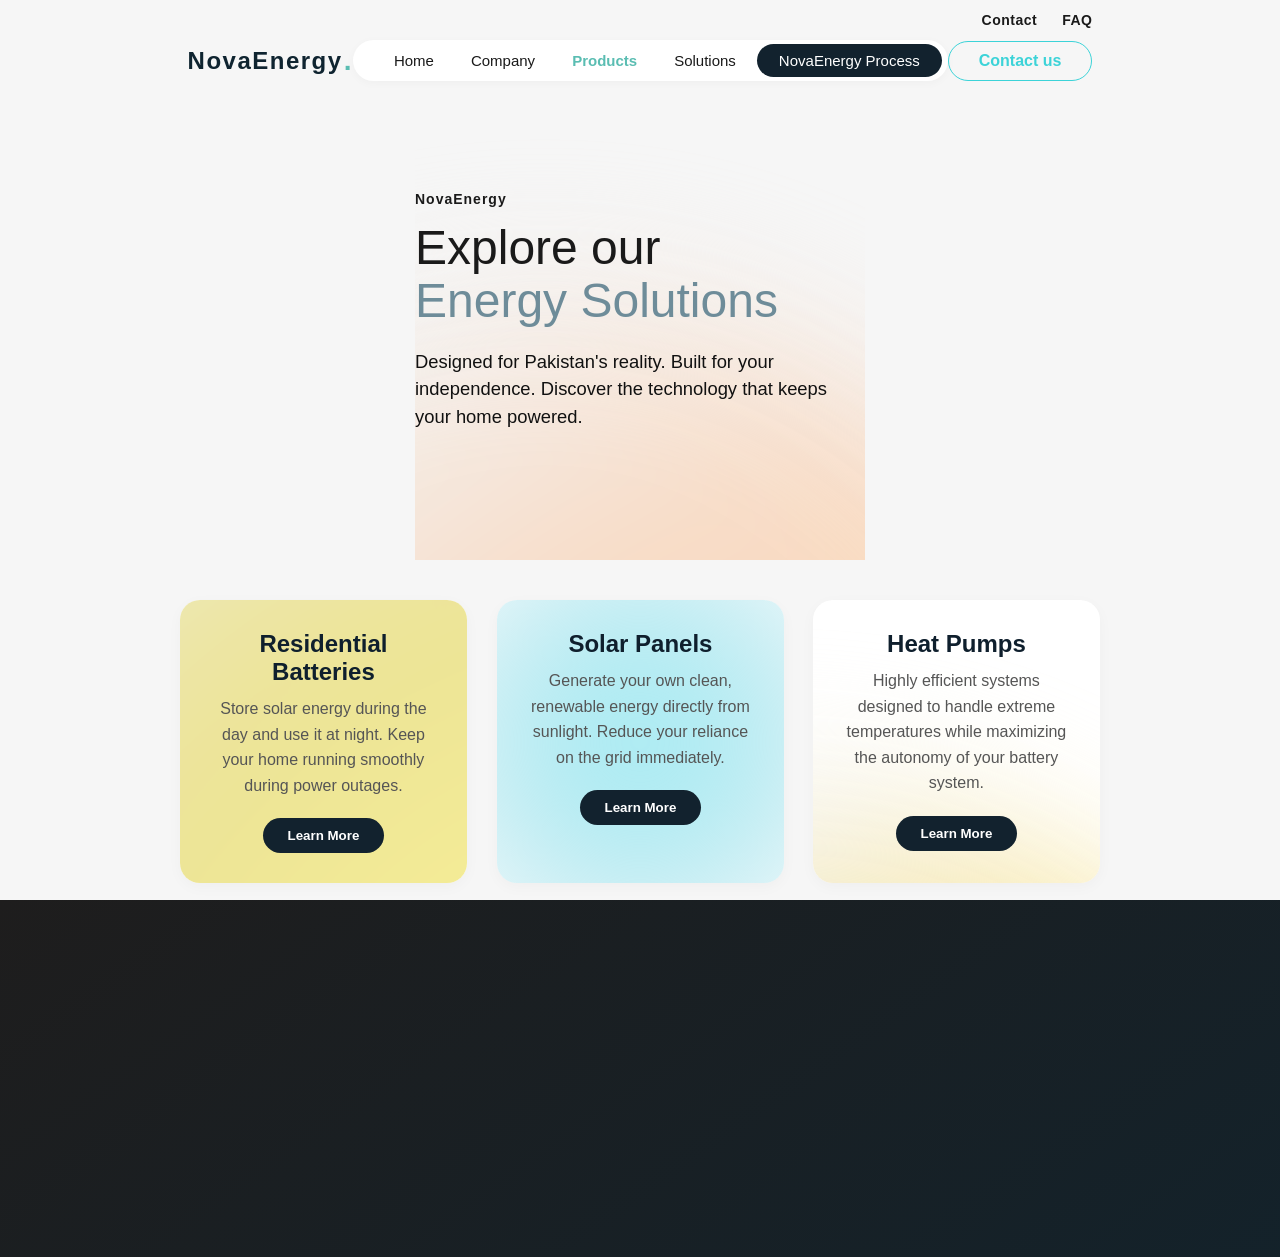
<file: ProduitsClimanova.html>
<!DOCTYPE html>
<html lang="en">
<head>
    <meta charset="UTF-8">
    <meta name="viewport" content="width=device-width, initial-scale=1.0">
    <title>NovaEnergy | Products</title>

    <style>
        /* =========================================================
           HOME PAGE  LAYOUT —          
          ========================================================= */

        * {
            margin: 0;
            padding: 0;
            box-sizing: border-box;
            font-family: -apple-system, BlinkMacSystemFont, "Segoe UI", Roboto, Helvetica, Arial, sans-serif;
        }

        body {
            background-color: #f6f6f6;
            color: #1a1a1a;
            display: flex;
            flex-direction: column;
            min-height: 100vh;
            opacity: 1;
            transition: opacity 0.3s ease;
        }

        a {
            text-decoration: none;
            color: inherit;
        }

        .container {
            max-width: 1300px;
            margin: 0 auto;
            padding: 0 40px;
        }

        /* ===== TOP UTILITY BAR (Right aligned) ===== */
        .top-util-bar {
            display: flex;
            justify-content: flex-end;
            align-items: center;
            gap: 25px;
            padding: 12px 0 0 0;
            font-weight: 600;
            font-size: 14px;
            color: #1a1a1a;
            letter-spacing: 0.5px;
        }

        .top-util-bar a:hover {
            color: #5ABDB2;
        }

        /* ===== NAVBAR ===== */
        nav {
            display: flex;
            justify-content: space-between;
            align-items: center;
            padding: 12px 0 30px 0;
        }

        /* ===== LOGO ===== */
        .brand-logo-text {
            font-size: 24px;
            font-weight: 700;
            color: #0f2430;
            letter-spacing: 1.5px;
            text-decoration: none;
            font-family: Arial, Helvetica, sans-serif;
            display: flex;
            align-items: center;
            transition: color 0.3s ease;
        }

        .brand-logo-text:hover {
            color: #1a3a4a;
        }

        .brand-logo-text .logo-dot {
            color: #5ABDB2;
            font-size: 28px;
            margin-left: 1px;
        }

        @media (max-width: 479px) {
            .brand-logo-text {
                font-size: 18px;
                letter-spacing: 1px;
            }
            .brand-logo-text .logo-dot {
                font-size: 20px;
            }
        }

        /* ===== NAVIGATION PILL (White rounded container) ===== */
        .nav-pill {
            display: flex;
            align-items: center;
            gap: 5px;
            background-color: #ffffff;
            padding: 4px 6px 4px 25px;
            border-radius: 50px;
            box-shadow: 0 2px 10px rgba(0,0,0,0.03);
        }

        .nav-pill a {
            font-weight: 500;
            color: #1a1a1a;
            font-size: 15px;
            padding: 8px 16px;
            border-radius: 30px;
            transition: color 0.2s;
        }

        .nav-pill a:hover {
            color: #5ABDB2;
        }

        .nav-pill a.active {
            color: #5ABDB2;
            font-weight: 600;
        }

        /* Dark button inside pill */
        .btn-dark-pill {
            background-color: #12222e;
            color: #ffffff !important;
            padding: 8px 22px !important;
            border-radius: 30px;
            font-weight: 600;
            transition: 0.2s;
        }

        .btn-dark-pill:hover {
            background-color: #1c3546;
            color: #ffffff !important;
        }

        /* ===== RIGHT ACTION BUTTON (Cyan outlined) ===== */
        .btn-outline-pill {
            background-color: transparent;
            color: #3cd3d8;
            border: 1.5px solid #3cd3d8;
            padding: 10px 30px;
            border-radius: 30px;
            font-weight: 700;
            transition: 0.2s;
        }

        .btn-outline-pill:hover {
            background-color: #3cd3d8;
            color: #ffffff;
        }

        /* ===== PAGE TRANSITION OVERLAY ===== */
        .page-transition {
            position: fixed;
            top: 0;
            left: 0;
            width: 100%;
            height: 100%;
            background: linear-gradient(145deg, #1E1D1D, #0F2430);
            transform: translateY(100%);
            z-index: 9999;
            pointer-events: none;
            transition: transform 0.6s ease;
        }

        /* ===== SCROLL SECTION & FADE-UP ===== */
        .scroll-section {
            transform: translate3d(0,0,0);
            backface-visibility: hidden;
            will-change: transform;
        }
        .fade-up {
            opacity: 0;
            transform: translateY(60px);
        }

        /* ===== GRADIENT ANIMATIONS ===== */
        .gradient-bg-yellow {
            position: absolute;
            z-index: -1;
            right: -20vw;
            bottom: -30vw;
            width: 90vw;
            height: 90vw;
            border-radius: 50%;
            background: radial-gradient(circle at bottom right, rgba(255, 245, 170, 1) 0%, rgba(246, 236, 140, 0.95) 25%, rgba(232, 220, 111, 0.75) 45%, rgba(255, 255, 255, 0) 75%), #f3f3f3;
            filter: blur(70px);
            opacity: 0.95;
            pointer-events: none;
            animation: floatGlow 3s ease-in-out infinite;
        }
        @keyframes floatGlow {
            0% { transform: translate(0%, 0%) scale(1); }
            25% { transform: translate(6%, -4%) scale(1.25); }
            50% { transform: translate(10%, -8%) scale(1.5); }
            75% { transform: translate(4%, -3%) scale(1.26); }
            100% { transform: translate(0%, 0%) scale(1); }
        }

        .center-gradient {
            position: absolute;
            top: 50%;
            left: 50%;
            z-index: -1;
            transform: translate(-50%, -50%);
            width: 40vw;
            height: 40vw;
            border-radius: 50%;
            background: radial-gradient(circle at center, rgba(155, 240, 248, 0.9) 0%, rgba(140, 228, 238, 0.75) 18%, rgba(120, 214, 228, 0.5) 38%, rgba(90, 190, 210, 0.22) 58%, rgba(255,255,255,0) 78%);
            filter: blur(70px);
            opacity: 1;
            pointer-events: none;
            animation: ambientMove 2s ease-in-out infinite;
        }
        @keyframes ambientMove {
            0% { transform: translate(-50%, -50%) scale(1); }
            50% { transform: translate(-48%, -52%) scale(1.5); }
            100% { transform: translate(-50%, -50%) scale(1); }
        }

        .chain-gradient {
            position: absolute;
            z-index: -1;
            right: -20vw;
            top: 20vh;
            width: 90vw;
            height: 90vw;
            border-radius: 50%;
            background: radial-gradient(circle at bottom right, rgba(255, 252, 190, 1) 0%, rgba(255, 244, 145, 0.98) 22%, rgba(255, 232, 95, 0.82) 45%, rgba(255, 215, 60, 0.45) 62%, rgba(255, 255, 255, 0) 80%), #f3f3f3;
            filter: blur(70px);
            opacity: 0.95;
            pointer-events: none;
            animation: chainFloatGlow 3s ease-in-out infinite;
            transition: background 1.2s ease;
        }
        .chain-gradient.noon {
            background: radial-gradient(circle at bottom right, rgba(255, 238, 214, 1) 0%, rgba(255, 222, 186, 0.92) 24%, rgba(255, 204, 156, 0.74) 44%, rgba(255, 182, 126, 0.4) 62%, rgba(255, 255, 255, 0) 84%), #f3f3f3;
        }
        @keyframes chainFloatGlow {
            0% { transform: translate(0%, 0%) scale(1); }
            25% { transform: translate(6%, -4%) scale(1.25); }
            50% { transform: translate(10%, -8%) scale(1.5); }
            75% { transform: translate(4%, -3%) scale(1.26); }
            100% { transform: translate(0%, 0%) scale(1); }
        }

        /* =========================================================
           PRODUCTS PAGE CONTENT STYLES
           ========================================================= */

        .hero {
            display: flex;
            justify-content: space-between;
            align-items: flex-start;
            padding: 60px 0 100px 0;
            gap: 50px;
            position: relative;
            overflow: hidden;
        }

        .hero-text {
            flex: 1;
            max-width: 550px;
            padding-top: 20px;
        }

        .hero-text .sub-logo {
            font-weight: 700;
            font-size: 14px;
            letter-spacing: 1px;
            margin-bottom: 15px;
            display: block;
        }

        .hero-text h1 {
            font-size: 3rem;
            line-height: 1.1;
            font-weight: 400;
            margin-bottom: 20px;
        }
        .hero-text h1 span {
            color: #6e8c99;
        }

        .hero-text p {
            font-size: 1.15rem;
            line-height: 1.5;
            color: #111;
            margin-bottom: 30px;
            max-width: 450px;
        }

        .products-section {
            padding: 40px 0 80px 0;
        }

        .product-grid {
            display: grid;
            grid-template-columns: repeat(auto-fit, minmax(280px, 1fr));
            gap: 30px;
        }

        .product-card {
            background: #fff;
            padding: 30px;
            border-radius: 20px;
            box-shadow: 0 4px 15px rgba(0,0,0,0.03);
            text-align: center;
            transition: transform 0.3s ease, box-shadow 0.3s ease;
            position: relative;
            overflow: hidden;
        }

        .product-card:hover {
            transform: translateY(-5px);
            box-shadow: 0 8px 25px rgba(0,0,0,0.06);
        }

        .product-card h2 {
            font-size: 24px;
            color: #0f1f2d;
            margin-bottom: 10px;
        }

        .product-card p {
            color: #555;
            line-height: 1.6;
            margin-bottom: 20px;
        }

        .product-card .learn-btn {
            background-color: #12222e;
            color: #fff;
            border: none;
            padding: 10px 25px;
            border-radius: 30px;
            cursor: pointer;
            font-weight: 600;
            transition: background 0.3s;
        }

        .product-card .learn-btn:hover {
            opacity: 0.9;
        }

        /* Footer */
        footer {
            background-color: #f6f6f6;
            padding: 50px 0 30px 0;
            border-top: 1px solid #eaeaea;
            margin-top: auto;
        }

        .footer-grid {
            display: grid;
            grid-template-columns: 2fr 1fr 1fr 1fr 1fr;
            gap: 40px;
            margin-bottom: 40px;
        }

        .footer-col h4 {
            font-size: 14px;
            font-weight: 700;
            margin-bottom: 20px;
            color: #111;
        }

        .footer-col ul {
            list-style: none;
        }

        .footer-col ul li {
            margin-bottom: 12px;
        }

        .footer-col ul li a {
            font-size: 14px;
            color: #333;
            transition: color 0.2s;
        }

        .footer-col ul li a:hover {
            color: #000;
        }

        .footer-col h3 {
            font-size: 22px;
            font-weight: 400;
            margin-bottom: 20px;
            line-height: 1.3;
        }

        .footer-bottom {
            display: flex;
            justify-content: space-between;
            align-items: center;
            border-top: 1px solid #ddd;
            padding-top: 30px;
            font-size: 13px;
            color: #444;
            flex-wrap: wrap;
            gap: 20px;
        }

        .footer-bottom-links {
            display: flex;
            gap: 20px;
        }

        /* Responsive */
        @media (max-width: 1024px) {
            .hero { flex-direction: column; align-items: center; }
            .hero-text { text-align: left; max-width: 100%; padding: 0; }
            .hero-text h1 { font-size: 2.5rem; }
            .nav-pill { flex-wrap: wrap; justify-content: center; padding: 15px; }
            .top-util-bar { display: none; }
            .product-grid { grid-template-columns: 1fr; }
        }

        @media (max-width: 768px) {
            .container { padding: 0 20px; }
            .hero-text h1 { font-size: 2rem; }
            .footer-grid { grid-template-columns: 1fr 1fr; }
            nav { flex-direction: column; gap: 20px; }
            .nav-pill { width: 100%; }
        }
    </style>
</head>
<body>

    <!-- Page Transition Overlay -->
    <div class="page-transition"></div>

    <!-- ===== TOP UTILITY BAR (Right aligned) ===== -->
    <div class="container">
        <div class="top-util-bar">
            <a href="contact.html">Contact</a>
            <a href="faq.html">FAQ</a>
        </div>

        <!-- ===== NAVBAR ===== -->
        <nav>
            <!-- LOGO -->
            <a href="index.html" class="brand-logo-text">
                NovaEnergy<span class="logo-dot">.</span>
            </a>

            <!-- NAVIGATION PILL -->
            <div class="nav-pill">
                <a href="index.html">Home</a>
                <a href="entreprise.html">Company</a>
                <a href="produitsclimanova.html" class="active">Products</a>
                <a href="services.html">Solutions</a>
                <a href="processus.html" class="btn-dark-pill">NovaEnergy Process</a>
            </div>

            <!-- RIGHT BUTTON -->
            <a href="contact.html" class="btn-outline-pill">Contact us</a>
        </nav>
    </div>

    <!-- Hero / Product Section -->
    <div class="container hero scroll-section fade-up">
        <div class="chain-gradient noon"></div>
        <div class="hero-text">
            <span class="sub-logo">NovaEnergy</span>
            <h1>Explore our<br><span>Energy Solutions</span></h1>
            <p>Designed for Pakistan's reality. Built for your independence. 
            Discover the technology that keeps your home powered.</p>
        </div>
    </div>

    <div class="container products-section">
        <div class="product-grid">
            <!-- Product 1 -->
            <div class="product-card scroll-section fade-up">
                <div class="gradient-bg-yellow"></div>
                <h2>Residential Batteries</h2>
                <p>Store solar energy during the day and use it at night. 
                Keep your home running smoothly during power outages.</p>
                <button class="learn-btn">Learn More</button>
            </div>

            <!-- Product 2 -->
            <div class="product-card scroll-section fade-up">
                <div class="center-gradient"></div>
                <h2>Solar Panels</h2>
                <p>Generate your own clean, renewable energy directly from sunlight. 
                Reduce your reliance on the grid immediately.</p>
                <button class="learn-btn">Learn More</button>
            </div>

            <!-- Product 3 -->
            <div class="product-card scroll-section fade-up">
                <div class="chain-gradient"></div>
                <h2>Heat Pumps</h2>
                <p>Highly efficient systems designed to handle extreme temperatures 
                while maximizing the autonomy of your battery system.</p>
                <button class="learn-btn">Learn More</button>
            </div>
        </div>
    </div>

    <!-- Footer -->
    <footer>
        <div class="container">
            <div class="footer-grid">
                <div class="footer-col">
                    <h3>Smart energy solutions<br>designed for Pakistan.</h3>
                </div>
                <div class="footer-col">
                    <h4>Company</h4>
                    <ul>
                        <li><a href="entreprise.html">The company</a></li>
                        <li><a href="entreprise.html#mission">Assignment</a></li>
                        <li><a href="entreprise.html#values">Values</a></li>
                    </ul>
                </div>
                <div class="footer-col">
                    <h4>Products</h4>
                    <ul>
                        <li><a href="produitsclimanova.html#batteries">Residential batteries</a></li>
                        <li><a href="produitsclimanova.html#solaires">Solar panels</a></li>
                        <li><a href="produitsclimanova.html#thermo-pompes">High-efficiency heat pumps</a></li>
                    </ul>
                </div>
                <div class="footer-col">
                    <h4>Resources</h4>
                    <ul>
                        <li><a href="financement.html">Grants and financing</a></li>
                        <li><a href="faq.html">Frequently Asked Questions</a></li>
                    </ul>
                </div>
            </div>
            <div class="footer-bottom">
                <p>Saifi.works</p>
                <p>&copy; 2026 NovaEnergy. All rights reserved.</p>
            </div>
        </div>
    </footer>

    <script>
        // Fade-up on scroll (Intersection Observer)
        document.addEventListener('DOMContentLoaded', function() {
            const fadeElements = document.querySelectorAll('.fade-up');
            const observer = new IntersectionObserver((entries) => {
                entries.forEach(entry => {
                    if (entry.isIntersecting) {
                        entry.target.style.transition = 'opacity 0.8s ease, transform 0.8s ease';
                        entry.target.style.opacity = '1';
                        entry.target.style.transform = 'translateY(0)';
                    }
                });
            }, { threshold: 0.1 });

            fadeElements.forEach(el => observer.observe(el));
        });
    </script>

</body>
</html>
</file>
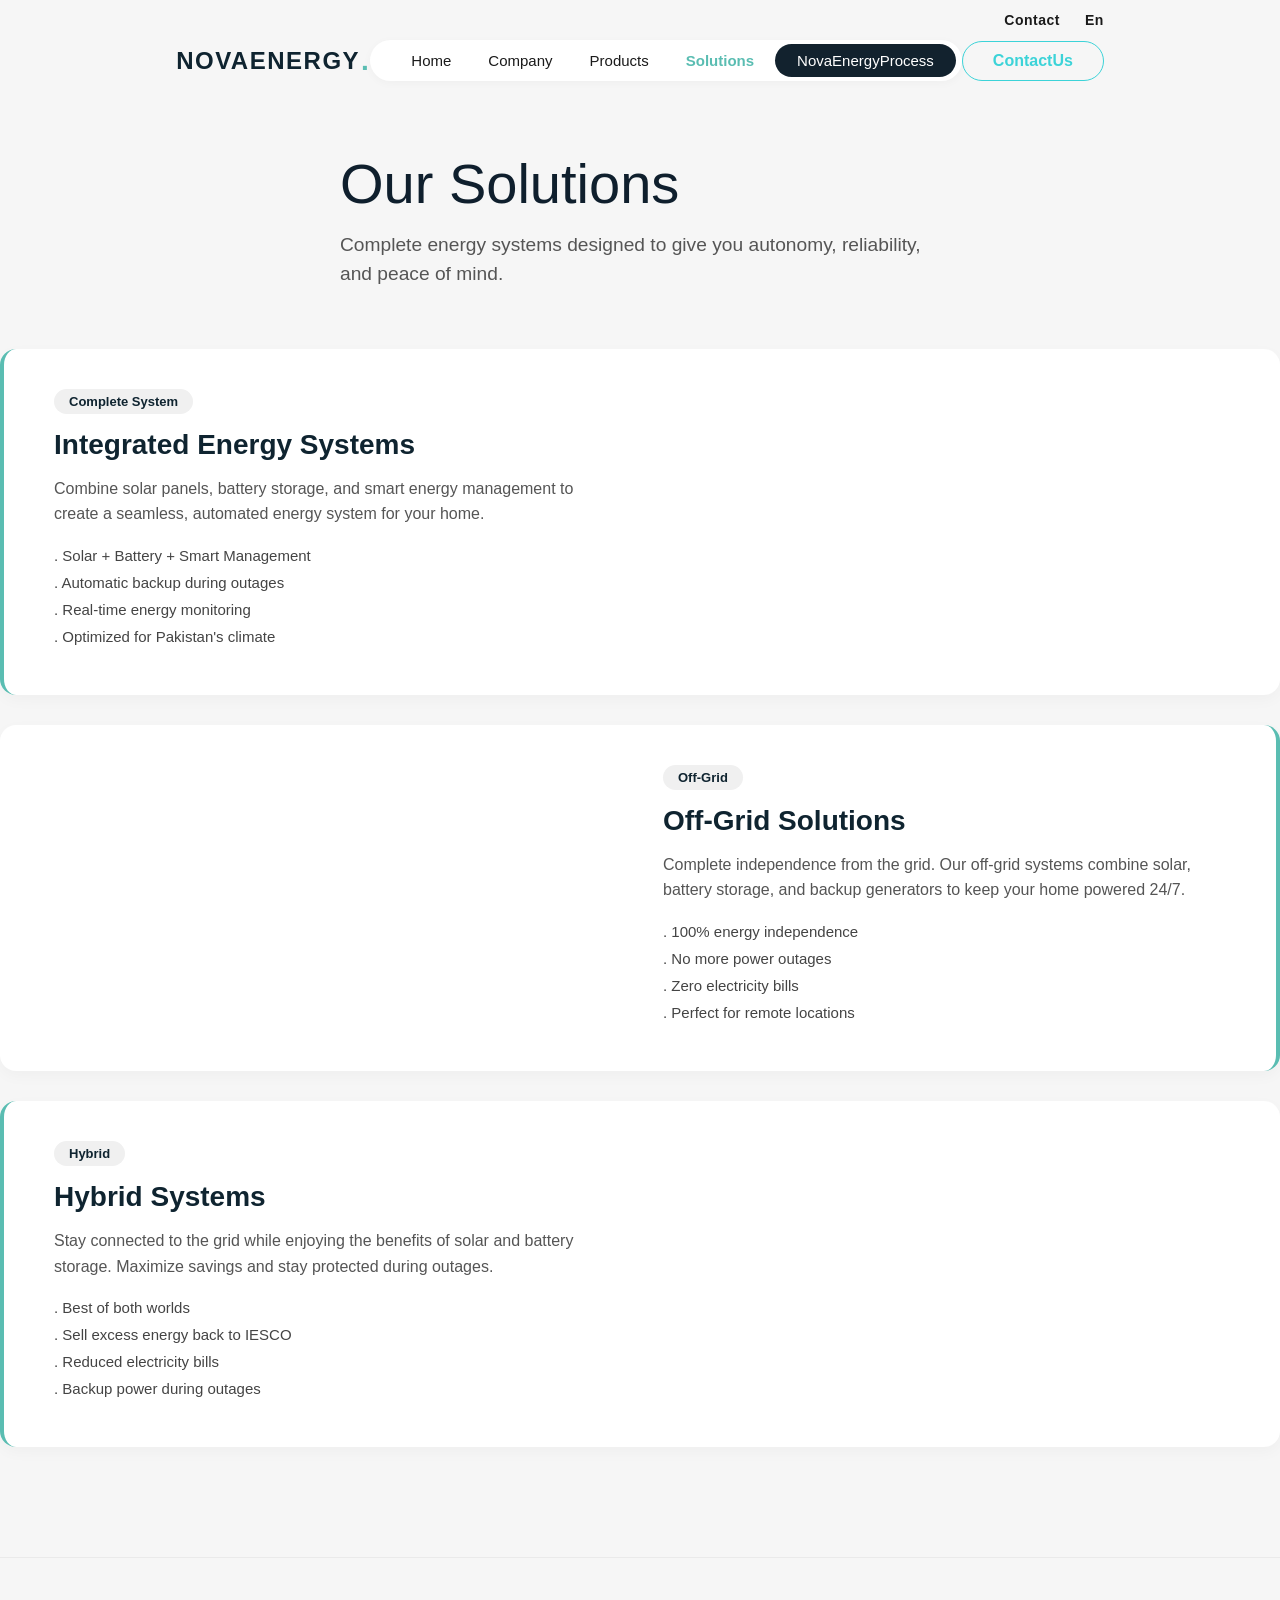
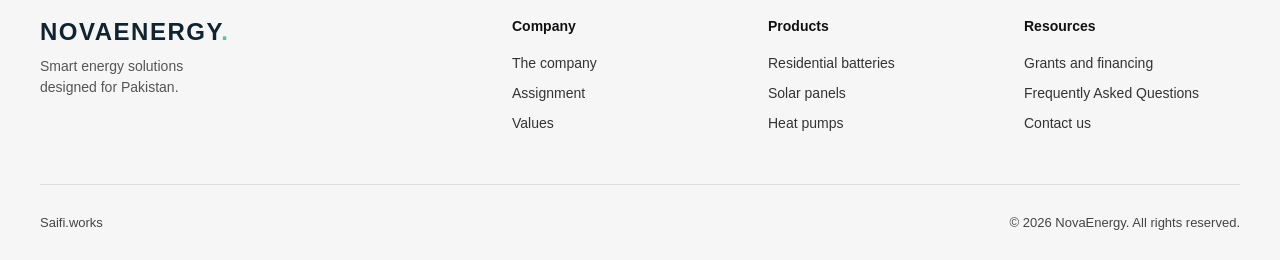
<file: services.html>
<!DOCTYPE html>
<html lang="en">
<head>
    <meta charset="UTF-8">
    <meta name="viewport" content="width=device-width, initial-scale=1.0">
    <title>NovaEnergy | Solutions</title>
    <link href="https://cdn.prod.website-files.com/69cc241418c643d2554ba160/css/climanova.webflow.shared.d116de00d.css" rel="stylesheet">

    <style>
        /* ===== HOME PAGE LAYOUT ===== */

        * {
            margin: 0;
            padding: 0;
            box-sizing: border-box;
            font-family: -apple-system, BlinkMacSystemFont, "Segoe UI", Roboto, Helvetica, Arial, sans-serif;
        }

        body {
            background-color: #f6f6f6;
            color: #1a1a1a;
            display: flex;
            flex-direction: column;
            min-height: 100vh;
        }

        a {
            text-decoration: none;
            color: inherit;
        }

        .container {
            max-width: 1300px;
            margin: 0 auto;
            padding: 0 40px;
        }

        /* ===== TOP UTILITY BAR (Right aligned) ===== */
        .top-util-bar {
            display: flex;
            justify-content: flex-end; /* Right side */
            align-items: center;
            gap: 25px;
            padding: 12px 0 0 0;
            font-weight: 600;
            font-size: 14px;
            color: #1a1a1a;
            letter-spacing: 0.5px;
        }

        .top-util-bar a:hover {
            color: #5ABDB2;
        }

        /* ===== NAVBAR ===== */
        nav {
            display: flex;
            justify-content: space-between;
            align-items: center;
            padding: 12px 0 30px 0;
        }

        /* ===== LOGO ===== */
        .brand-logo-text {
            font-size: 24px;
            font-weight: 700;
            color: #0f2430;
            letter-spacing: 1.5px;
            text-decoration: none;
            font-family: Arial, Helvetica, sans-serif;
            display: flex;
            align-items: center;
            transition: color 0.3s ease;
        }

        .brand-logo-text:hover {
            color: #1a3a4a;
        }

        .brand-logo-text .logo-dot {
            color: #5ABDB2;
            font-size: 28px;
            margin-left: 1px;
        }

        @media (max-width: 479px) {
            .brand-logo-text {
                font-size: 18px;
                letter-spacing: 1px;
            }
            .brand-logo-text .logo-dot {
                font-size: 20px;
            }
        }

        /* ===== NAVIGATION PILL (White rounded container) ===== */
        .nav-pill {
            display: flex;
            align-items: center;
            gap: 5px;
            background-color: #ffffff;
            padding: 4px 6px 4px 25px;
            border-radius: 50px;
            box-shadow: 0 2px 10px rgba(0,0,0,0.03);
        }

        .nav-pill a {
            font-weight: 500;
            color: #1a1a1a;
            font-size: 15px;
            padding: 8px 16px;
            border-radius: 30px;
            transition: color 0.2s;
        }

        .nav-pill a:hover {
            color: #5ABDB2;
        }

        .nav-pill a.active {
            color: #5ABDB2;
            font-weight: 600;
        }

        /* Dark button inside pill */
        .btn-dark-pill {
            background-color: #12222e;
            color: #ffffff !important;
            padding: 8px 22px !important;
            border-radius: 30px;
            font-weight: 600;
            transition: 0.2s;
        }

        .btn-dark-pill:hover {
            background-color: #1c3546;
            color: #ffffff !important;
        }

        /* ===== RIGHT ACTION BUTTON (Cyan outlined) ===== */
        .btn-outline-pill {
            background-color: transparent;
            color: #3cd3d8;
            border: 1.5px solid #3cd3d8;
            padding: 10px 30px;
            border-radius: 30px;
            font-weight: 700;
            transition: 0.2s;
        }

        .btn-outline-pill:hover {
            background-color: #3cd3d8;
            color: #ffffff;
        }

        /* ===== RESPONSIVE ===== */
        @media (max-width: 1024px) {
            .nav-pill { flex-wrap: wrap; justify-content: center; padding: 15px; }
            .top-util-bar { display: none; }
        }

        @media (max-width: 768px) {
            nav { flex-direction: column; gap: 20px; }
            .nav-pill { width: 100%; }
            .container { padding: 0 20px; }
        }

        /* =========================================================
           SOLUTIONS PAGE CONTENT STYLES
           ========================================================= */

        .solutions-hero {
            padding: 40px 0 40px 0;
            text-align: left;
            background: transparent;
            color: #1a1a1a;
            margin-top: 0;
            position: relative;
            overflow: hidden;
        }

        .solutions-hero h1 {
            font-size: 3.5rem;
            font-weight: 400;
            margin-bottom: 15px;
            color: #0f1f2d;
        }

        .solutions-hero p {
            font-size: 1.2rem;
            color: #555;
            max-width: 600px;
            line-height: 1.5;
        }

        .solutions-section {
            padding: 20px 0 80px 0;
        }

        .solution-card {
            display: grid;
            grid-template-columns: 1fr 1fr;
            gap: 50px;
            background: #ffffff;
            border-radius: 16px;
            padding: 40px 50px;
            margin-bottom: 30px;
            align-items: center;
            box-shadow: 0 5px 15px rgba(0,0,0,0.03);
            border-left: 4px solid #5ABDB2;
            position: relative;
            overflow: hidden;
        }

        .solution-card.reverse {
            direction: rtl;
            border-left: none;
            border-right: 4px solid #5ABDB2;
        }

        .solution-card.reverse > * { direction: ltr; }

        .solution-card h2 {
            font-size: 28px;
            color: #0f2430;
            margin-bottom: 15px;
            font-weight: 600;
        }

        .solution-card p {
            font-size: 16px;
            line-height: 1.6;
            color: #555;
        }

        .solution-card .badge {
            display: inline-block;
            background: #f0f0f0;
            color: #0f2430;
            padding: 5px 15px;
            border-radius: 20px;
            font-size: 13px;
            margin-bottom: 15px;
            font-weight: 600;
        }

        .solution-icon {
            font-size: 80px;
            text-align: center;
            color: #5ABDB2;
        }

        .solution-card ul {
            list-style: none;
            padding: 0;
            margin-top: 20px;
        }

        .solution-card ul li {
            margin-bottom: 10px;
            font-size: 15px;
            color: #444;
            display: flex;
            align-items: center;
            gap: 10px;
        }

        footer {
            background-color: #f6f6f6;
            padding: 60px 0 30px 0;
            border-top: 1px solid #eaeaea;
            margin-top: auto;
        }

        .footer-grid {
            display: grid;
            grid-template-columns: 2fr 1fr 1fr 1fr;
            gap: 40px;
            margin-bottom: 40px;
        }

        .footer-col h4 {
            font-size: 14px;
            font-weight: 700;
            margin-bottom: 20px;
            color: #111;
        }

        .footer-col ul {
            list-style: none;
        }

        .footer-col ul li {
            margin-bottom: 12px;
        }

        .footer-col ul li a {
            font-size: 14px;
            color: #333;
            transition: color 0.2s;
        }

        .footer-col ul li a:hover {
            color: #000;
        }

        .footer-col h3 {
            font-size: 22px;
            font-weight: 400;
            margin-bottom: 20px;
            line-height: 1.3;
            color: #111;
        }

        .footer-bottom {
            display: flex;
            justify-content: space-between;
            align-items: center;
            border-top: 1px solid #ddd;
            padding-top: 30px;
            font-size: 13px;
            color: #444;
            flex-wrap: wrap;
            gap: 20px;
        }

        .footer-logo-text {
            font-size: 24px;
            font-weight: 700;
            color: #0f2430;
            letter-spacing: 1.5px;
        }

        .footer-logo-text span {
            color: #5ABDB2;
        }

        @media (max-width: 768px) {
            .solution-card { grid-template-columns: 1fr; padding: 30px; text-align: center; }
            .solution-card.reverse { direction: ltr; }
            .solution-card.reverse > * { direction: ltr; }
            .solution-card ul li { justify-content: center; }
            .solutions-hero h1 { font-size: 2.2rem; }
            .solutions-hero { padding: 20px 0; }
            .footer-grid { grid-template-columns: 1fr 1fr; }
        }
    </style>
</head>
<body>

    <!-- ===== TOP UTILITY BAR (Right aligned) ===== -->
    <div class="container">
        <div class="top-util-bar">
            <a href="contact.html">Contact</a>
            <a href="#">En</a>
        </div>

        <!-- ===== NAVBAR ===== -->
        <nav>
            <!-- LOGO -->
            <a href="index.html" class="brand-logo-text">
                NOVAENERGY<span class="logo-dot">.</span>
            </a>

            <!-- NAVIGATION PILL -->
            <div class="nav-pill">
                <a href="index.html">Home</a>
                <a href="entreprise.html">Company</a>
                <a href="produitsclimanova.html">Products</a>
                <a href="services.html" class="active">Solutions</a>
                <a href="processus.html" class="btn-dark-pill">NovaEnergyProcess</a>
            </div>

            <!-- RIGHT BUTTON -->
            <a href="contact.html" class="btn-outline-pill">ContactUs</a>
        </nav>
    </div>

    <!-- ===== SOLUTIONS HERO ===== -->
    <section class="container solutions-hero">
        <h1>Our Solutions</h1>
        <p>Complete energy systems designed to give you autonomy, reliability, and peace of mind.</p>
    </section>

    <!-- ===== SOLUTIONS SECTION ===== -->
    <section class="container solutions-section">
        <div class="solution-card">
            <div>
                <span class="badge">Complete System</span>
                <h2>Integrated Energy Systems</h2>
                <p>Combine solar panels, battery storage, and smart energy management to create a seamless, automated energy system for your home.</p>
                <ul>
                    <li> . Solar + Battery + Smart Management</li>
                    <li> . Automatic backup during outages</li>
                    <li> . Real-time energy monitoring</li>
                    <li> . Optimized for Pakistan's climate</li>
                </ul>
            </div>
            <div class="solution-icon"></div>
        </div>

        <div class="solution-card reverse">
            <div>
                <span class="badge">Off-Grid</span>
                <h2>Off-Grid Solutions</h2>
                <p>Complete independence from the grid. Our off-grid systems combine solar, battery storage, and backup generators to keep your home powered 24/7.</p>
                <ul>
                    <li> . 100% energy independence</li>
                    <li> . No more power outages</li>
                    <li> . Zero electricity bills</li>
                    <li> . Perfect for remote locations</li>
                </ul>
            </div>
            <div class="solution-icon"></div>
        </div>

        <div class="solution-card">
            <div>
                <span class="badge">Hybrid</span>
                <h2>Hybrid Systems</h2>
                <p>Stay connected to the grid while enjoying the benefits of solar and battery storage. Maximize savings and stay protected during outages.</p>
                <ul>
                    <li> . Best of both worlds</li>
                    <li> . Sell excess energy back to IESCO</li>
                    <li> . Reduced electricity bills</li>
                    <li> . Backup power during outages</li>
                </ul>
            </div>
            <div class="solution-icon"></div>
        </div>
    </section>

    <!-- ===== FOOTER ===== -->
    <footer>
        <div class="container">
            <div class="footer-grid">
                <div class="footer-col">
                    <div class="footer-logo-text">NOVAENERGY<span>.</span></div>
                    <p style="color:#555; margin-top:10px; font-size:14px; line-height:1.5;">Smart energy solutions<br>designed for Pakistan.</p>
                </div>
                <div class="footer-col">
                    <h4>Company</h4>
                    <ul>
                        <li><a href="entreprise.html">The company</a></li>
                        <li><a href="entreprise.html#mission">Assignment</a></li>
                        <li><a href="entreprise.html#values">Values</a></li>
                    </ul>
                </div>
                <div class="footer-col">
                    <h4>Products</h4>
                    <ul>
                        <li><a href="produitsclimanova.html#batteries">Residential batteries</a></li>
                        <li><a href="produitsclimanova.html#solaires">Solar panels</a></li>
                        <li><a href="produitsclimanova.html#thermo-pompes">Heat pumps</a></li>
                    </ul>
                </div>
                <div class="footer-col">
                    <h4>Resources</h4>
                    <ul>
                        <li><a href="financement.html">Grants and financing</a></li>
                        <li><a href="faq.html">Frequently Asked Questions</a></li>
                        <li><a href="contact.html">Contact us</a></li>
                    </ul>
                </div>
            </div>
            <div class="footer-bottom">
                <p>Saifi.works</p>
                <p>&copy; 2026 NovaEnergy. All rights reserved.</p>
            </div>
        </div>
    </footer>

</body>
</html>
</file>
